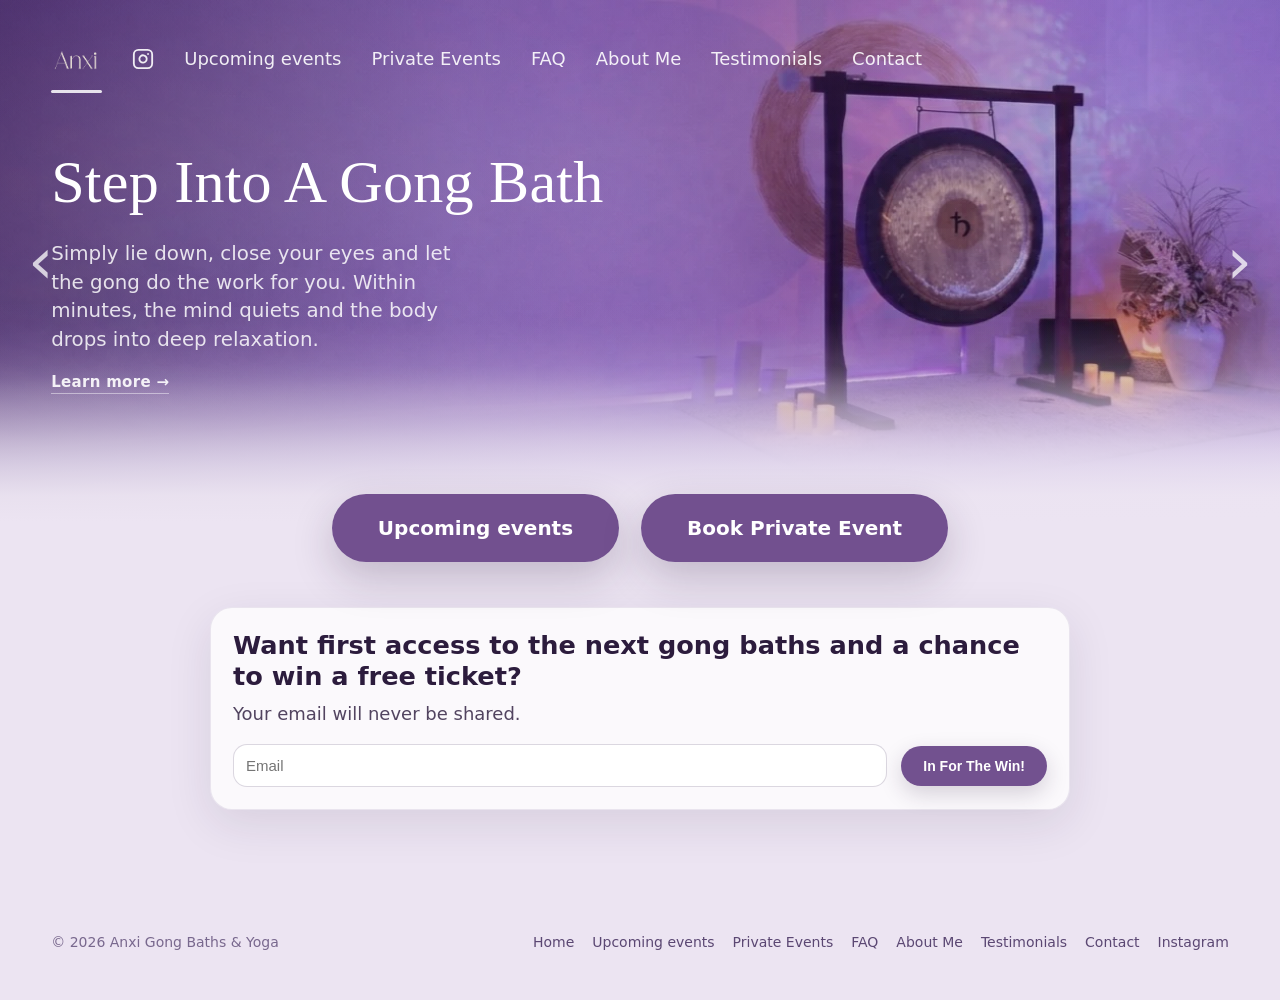
<file: index.html>
<!doctype html>
<html lang="en">
<head>
  <meta charset="utf-8" />
  <meta name="viewport" content="width=device-width, initial-scale=1" />
  <title>Anxi · Gong Baths & Yoga</title>
  <meta name="description" content="Gong baths, singing bowls, yoga and breathwork with Lucinda. Quiet the mind, drop into deep relaxation." />
  <link rel="icon" type="image/png" href="assets/logo.png" />
  <meta property="og:title" content="Anxi · Gong Baths & Yoga" />
  <meta property="og:description" content="Gong baths, singing bowls, yoga and breathwork with Lucinda." />
  <meta property="og:image" content="assets/banner1.png" />
  <meta property="og:type" content="website" />
  <meta name="twitter:card" content="summary_large_image" />
  <link rel="stylesheet" href="styles.css" />

  <!-- MailerLite styles -->
  <style type="text/css">@import url("https://assets.mlcdn.com/fonts.css?version=1776945");</style>
  <style>
    .ml-form-embedContainer { width:100%; margin:0 auto; }
    .ml-form-embedWrapper { width:100%; }
    .ml-form-embedBody { padding:0; }
    .ml-form-embedContent h4 { margin-bottom:10px; }
    .ml-form-embedContent p { margin-bottom:20px; }
    .ml-form-horizontalRow { display:flex; gap:12px; align-items:center; flex-wrap:wrap; }
    .ml-input-horizontal { flex:1; }
    .ml-field-group input { width:100%; padding:14px; border:1px solid #ccc; border-radius:8px; }
    .ml-button-horizontal button { width:auto; white-space:nowrap; }
    @media (max-width: 770px) {
      .ml-form-horizontalRow { flex-direction:column; }
      .ml-button-horizontal button { width:100%; }
    }
  </style>
</head>
<body data-page="home">

  <div data-nav></div>

  <header class="hero hero-single hero-rotating" style="--hero-img:url('assets/banner1.webp');" data-hero-slider>
    <div class="hero-slider-fade">
      <div class="hero-slide-layer active" style="--hero-img:url('assets/banner1.webp');"
        data-title="Step Into A Gong Bath"
        data-sub="Simply lie down, close your eyes and let the gong do the work for you. Within minutes, the mind quiets and the body drops into deep relaxation."
        data-link="faq.html#faq-gong"></div>
      <div class="hero-slide-layer" style="--hero-img:url('assets/banner2.webp');"
        data-title="Anxi Meditation &amp; Breathwork"
        data-sub="Calm an overactive mind. No experience needed, let the practice carry you to bliss in just minutes."
        data-link="faq.html#faq-breathwork"></div>
      <div class="hero-slide-layer" style="--hero-img:url('assets/banner3.webp');"
        data-title="The Anxi Method"
        data-sub="Science-backed yoga that does more than stretch the body. Leave feeling clearer, calmer and noticeably lighter than when you arrived."
        data-link="faq.html#faq-yoga"></div>
    </div>

    <div class="container hero-content hero-content-home">
      <div class="hero-copy">
        <h1>Step Into A Gong Bath</h1>
        <p class="hero-subcopy">
          Simply lie down, close your eyes and let the gong do the work for you.
          Within minutes, the mind quiets and the body drops into deep relaxation.
        </p>
        <a class="hero-learn-more" href="faq.html#faq-gong">Learn more &rarr;</a>
      </div>
    </div>

    <button class="hero-arrow hero-arrow-prev" aria-label="Previous banner">&#8249;</button>
    <button class="hero-arrow hero-arrow-next" aria-label="Next banner">&#8250;</button>

    <div class="hero-cta-bridge">
      <div class="container hero-cta-bridge-inner">
        <a class="pill" href="buy-tickets.html">Upcoming events</a>
        <a class="pill" href="private-events.html">Book Private Event</a>
      </div>
    </div>
  </header>

  <!-- MAILING LIST -->
  <main class="section home-mailing-section">
    <div class="container">
      <div class="card" style="max-width: 860px; margin: 0 auto;">
        <div id="mlb2-40394212" class="ml-form-embedContainer ml-subscribe-form ml-subscribe-form-40394212">
          <div class="ml-form-align-center">
            <div class="ml-form-embedWrapper embedForm">

              <div class="ml-form-embedBody ml-form-embedBodyHorizontal row-form">
                <div class="ml-form-embedContent">
                  <h4>Want first access to the next gong baths and a chance to win a free ticket?</h4>
                  <p>Your email will never be shared.</p>
                </div>

                <form
                  class="ml-block-form"
                  action="https://assets.mailerlite.com/jsonp/1843649/forms/185687608798479533/subscribe"
                  method="post"
                  target="_blank"
                >
                  <div class="ml-form-formContent horozintalForm">
                    <div class="ml-form-horizontalRow">
                      <div class="ml-input-horizontal">
                        <div class="horizontal-fields">
                          <div class="ml-field-group ml-field-email ml-validate-email ml-validate-required">
                            <input type="email" name="fields[email]" placeholder="Email" autocomplete="email" required>
                          </div>
                        </div>
                      </div>
                      <div class="ml-button-horizontal primary">
                        <button type="submit" class="primary pill">In For The Win!</button>
                      </div>
                    </div>
                  </div>
                  <input type="hidden" name="ml-submit" value="1">
                  <input type="hidden" name="anticsrf" value="true">
                </form>
              </div>

              <div class="ml-form-successBody row-success" style="display:none;">
                <div class="ml-form-successContent">
                  <h4>Thank you!</h4>
                  <p>You’ve been added to the list.</p>
                </div>
              </div>

            </div>
          </div>
        </div>
      </div>
    </div>
  </main>

  <div data-footer></div>

  <!-- MailerLite scripts -->
  <script>
    function ml_webform_success_40394212() {
      var $ = ml_jQuery || jQuery;
      $('.ml-subscribe-form-40394212 .row-success').show();
      $('.ml-subscribe-form-40394212 .row-form').hide();
    }
  </script>
  <script src="https://groot.mailerlite.com/js/w/webforms.min.js"></script>
  <script>
    fetch("https://assets.mailerlite.com/jsonp/1843649/forms/185687608798479533/takel");
  </script>
  <script src="app.js"></script>
</body>
</html>
</file>
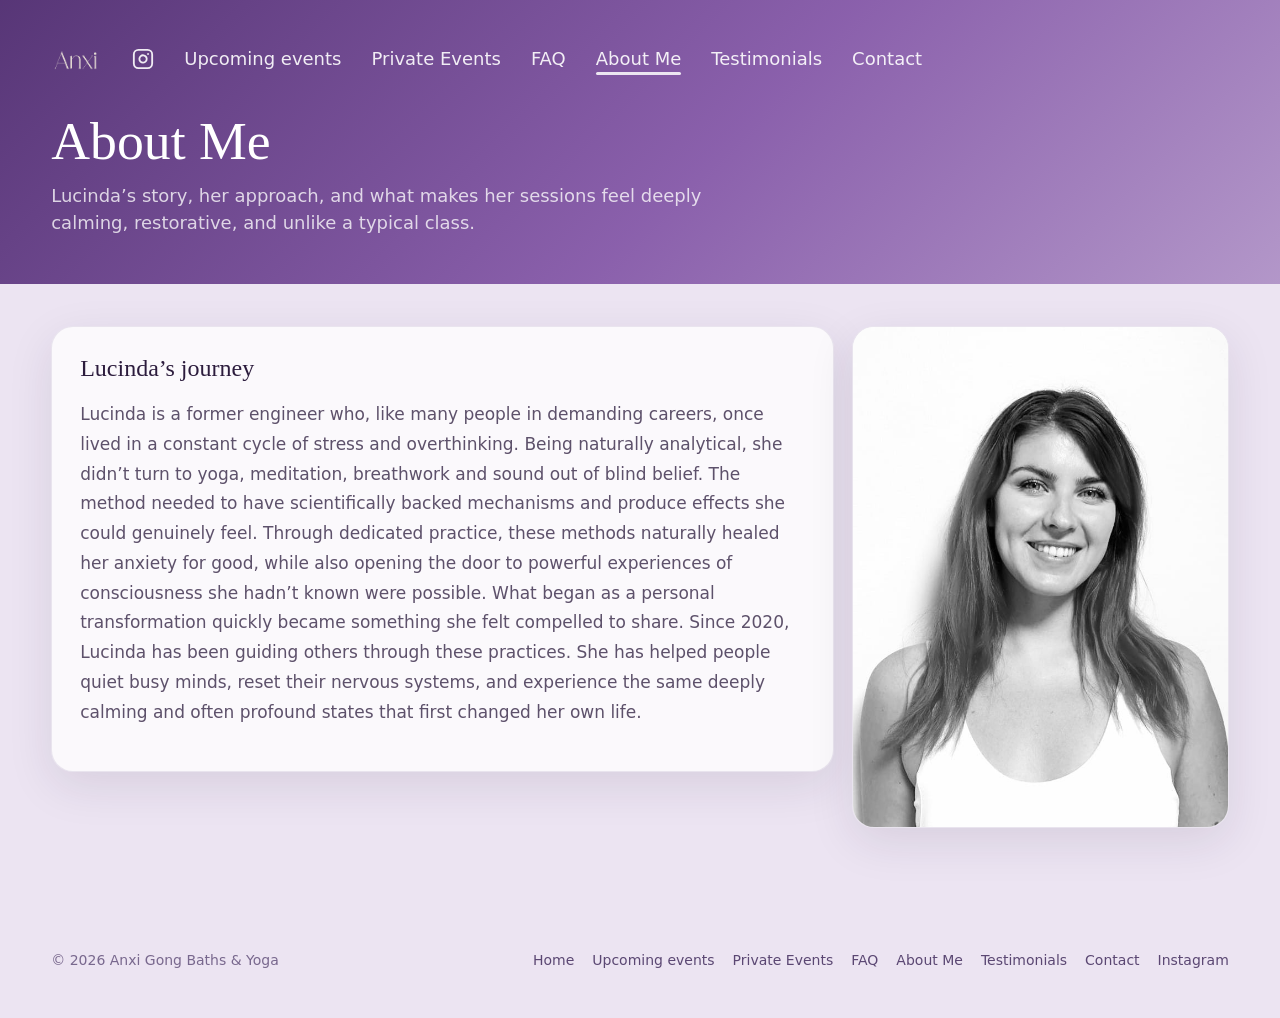
<file: about.html>
<!doctype html>
<html lang="en">
<head>
  <meta charset="utf-8" />
  <meta name="viewport" content="width=device-width, initial-scale=1" />
  <title>Anxi · About Me</title>
  <meta name="description" content="About Lucinda — former engineer turned guide for gong baths, yoga, breathwork and sound healing." />
  <link rel="icon" type="image/png" href="assets/logo.png" />
  <meta property="og:title" content="Anxi · About Me" />
  <meta property="og:description" content="About Lucinda — a guide for gong baths, yoga and breathwork." />
  <meta property="og:image" content="assets/uploads/lucinda-about.jpg" />
  <meta property="og:type" content="website" />
  <link rel="stylesheet" href="styles.css" />
</head>
<body data-page="about">

  <div data-nav></div>

  <header class="page-hero">
    <div class="container">
      <h1>About Me</h1>
      <p class="hero-subtitle">Lucinda’s story, her approach, and what makes her sessions feel deeply calming, restorative, and unlike a typical class.</p>
    </div>
  </header>

  <main class="section" style="padding-top:42px;">
    <div class="container">
      <div class="grid two about-grid about-grid-profile">
        <div class="card about-copy-card">
          <h2 style="margin:0 0 18px 0; font-family: ui-serif, Georgia, serif; font-weight:500;">Lucinda’s journey</h2>

          <p class="about-copy">Lucinda is a former engineer who, like many people in demanding careers, once lived in a constant cycle of stress and overthinking. Being naturally analytical, she didn’t turn to yoga, meditation, breathwork and sound out of blind belief. The method needed to have scientifically backed mechanisms and produce effects she could genuinely feel. Through dedicated practice, these methods naturally healed her anxiety for good, while also opening the door to powerful experiences of consciousness she hadn’t known were possible. What began as a personal transformation quickly became something she felt compelled to share. Since 2020, Lucinda has been guiding others through these practices. She has helped people quiet busy minds, reset their nervous systems, and experience the same deeply calming and often profound states that first changed her own life.</p>
        </div>

        <div class="card about-photo-card">
          <img src="assets/uploads/lucinda-about.jpg" alt="Portrait of Lucinda" class="about-photo" />
        </div>
      </div>
    </div>
  </main>

  <div data-footer></div>

  <script src="app.js"></script>
</body>
</html>
</file>
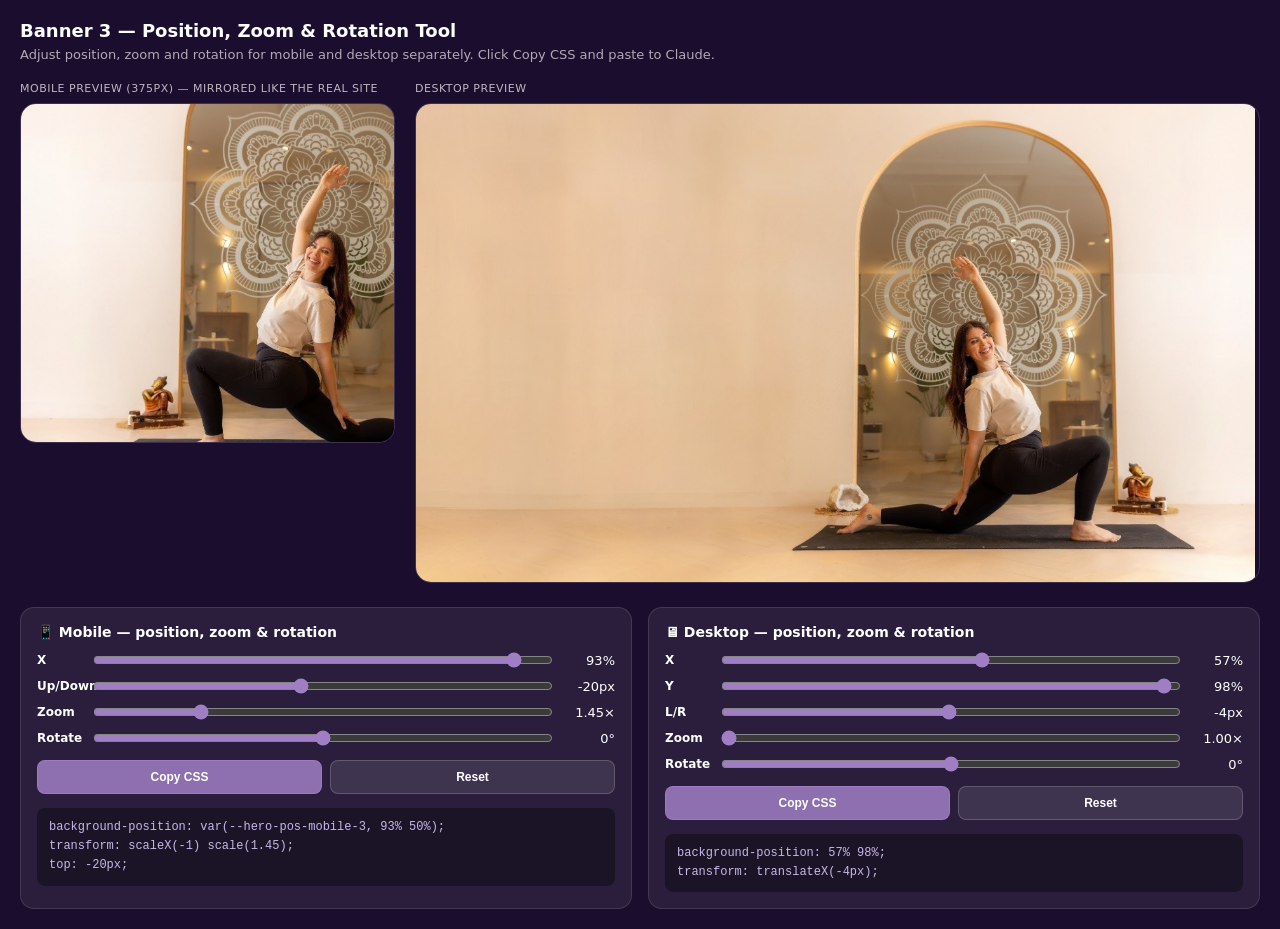
<file: adjust-banner3.html>
<!doctype html>
<html lang="en">
<head>
  <meta charset="utf-8" />
  <meta name="viewport" content="width=device-width, initial-scale=1" />
  <title>Adjust Banner 3</title>
  <style>
    *, *::before, *::after { box-sizing: border-box; margin: 0; padding: 0; }
    body {
      font-family: ui-sans-serif, system-ui, sans-serif;
      background: #1a0d2e;
      color: #fff;
      min-height: 100vh;
      padding: 20px;
    }
    h1 { font-size: 18px; font-weight: 600; margin-bottom: 6px; }
    p.sub { font-size: 13px; opacity: .65; margin-bottom: 20px; }

    .frames {
      display: grid;
      grid-template-columns: 375px 1fr;
      gap: 20px;
      align-items: start;
      margin-bottom: 24px;
    }
    @media (max-width: 860px) { .frames { grid-template-columns: 1fr; } }

    .frame-label {
      font-size: 11px;
      text-transform: uppercase;
      letter-spacing: .5px;
      opacity: .7;
      margin-bottom: 8px;
    }

    /* Mobile preview */
    .mobile-preview {
      width: 375px;
      max-width: 100%;
      height: 340px;
      border-radius: 16px;
      overflow: hidden;
      border: 1px solid rgba(255,255,255,.15);
      position: relative;
    }
    #mob-shift {
      position: absolute;
      inset: 0;
    }
    #mob-bg {
      width: 100%;
      height: 100%;
      background-image: url('assets/banner3.png');
      background-repeat: no-repeat;
      background-size: cover;
      background-position: 93% 50%;
      transform: scaleX(-1) scale(1.45);
      transform-origin: center center;
    }

    /* Desktop preview */
    .desktop-scaler-outer {
      width: 100%;
      border-radius: 16px;
      overflow: hidden;
      border: 1px solid rgba(255,255,255,.15);
      position: relative;
      height: 480px;
    }
    #desk-bg {
      position: absolute;
      inset: 0;
      background-image: url('assets/banner3.png');
      background-repeat: no-repeat;
      background-size: cover;
      background-position: 57% 98%;
      transform-origin: center center;
    }

    /* Controls */
    .controls {
      display: grid;
      grid-template-columns: 1fr 1fr;
      gap: 16px;
    }
    @media (max-width: 700px) { .controls { grid-template-columns: 1fr; } }

    .panel {
      background: rgba(255,255,255,.07);
      border: 1px solid rgba(255,255,255,.12);
      border-radius: 14px;
      padding: 16px;
    }
    .panel h2 { font-size: 14px; font-weight: 650; margin-bottom: 12px; }

    label {
      display: flex;
      align-items: center;
      gap: 10px;
      margin-bottom: 10px;
      font-size: 13px;
    }
    label .lbl { width: 46px; font-weight: 600; font-size: 12px; flex-shrink:0; }
    label input[type=range] { flex: 1; accent-color: #a07ec4; }
    label .val { width: 52px; text-align: right; font-variant-numeric: tabular-nums; font-size: 13px; }

    .btns { display: flex; gap: 8px; margin-top: 14px; flex-wrap: wrap; }
    button {
      flex: 1;
      padding: 9px 12px;
      border-radius: 8px;
      border: 1px solid rgba(255,255,255,.18);
      background: rgba(255,255,255,.10);
      color: #fff;
      font-size: 12px;
      font-weight: 600;
      cursor: pointer;
      white-space: nowrap;
    }
    button:hover { background: rgba(255,255,255,.22); }
    button.primary { background: rgba(160,126,196,.85); border-color: rgba(160,126,196,.9); }
    button.primary:hover { background: rgba(160,126,196,1); }

    .css-out {
      margin-top: 14px;
      background: rgba(0,0,0,.35);
      border-radius: 8px;
      padding: 10px 12px;
      font-family: ui-monospace, monospace;
      font-size: 12px;
      color: #c8b8e8;
      line-height: 1.6;
      white-space: pre;
      overflow-x: auto;
    }
  </style>
</head>
<body>

  <h1>Banner 3 — Position, Zoom &amp; Rotation Tool</h1>
  <p class="sub">Adjust position, zoom and rotation for mobile and desktop separately. Click Copy CSS and paste to Claude.</p>

  <div class="frames">
    <div class="frame-wrap">
      <div class="frame-label">Mobile preview (375px) — mirrored like the real site</div>
      <div class="mobile-preview">
        <div id="mob-shift">
          <div id="mob-bg"></div>
        </div>
      </div>
    </div>
    <div class="frame-wrap">
      <div class="frame-label">Desktop preview</div>
      <div class="desktop-scaler-outer">
        <div id="desk-bg"></div>
      </div>
    </div>
  </div>

  <div class="controls">
    <div class="panel">
      <h2>📱 Mobile — position, zoom &amp; rotation</h2>
      <label><span class="lbl">X</span><input type="range" id="m-x" min="0" max="100" value="93"><span class="val" id="m-x-v">93%</span></label>
      <label><span class="lbl">Up/Down</span><input type="range" id="m-y" min="-200" max="200" step="2" value="-20"><span class="val" id="m-y-v">-20px</span></label>
      <label><span class="lbl">Zoom</span><input type="range" id="m-z" min="100" max="300" step="5" value="145"><span class="val" id="m-z-v">1.45×</span></label>
      <label><span class="lbl">Rotate</span><input type="range" id="m-r" min="-45" max="45" step="1" value="0"><span class="val" id="m-r-v">0°</span></label>
      <div class="btns">
        <button class="primary" id="m-copy">Copy CSS</button>
        <button id="m-reset">Reset</button>
      </div>
      <div class="css-out" id="m-css"></div>
    </div>

    <div class="panel">
      <h2>🖥 Desktop — position, zoom &amp; rotation</h2>
      <label><span class="lbl">X</span><input type="range" id="d-x" min="0" max="100" value="57"><span class="val" id="d-x-v">57%</span></label>
      <label><span class="lbl">Y</span><input type="range" id="d-y" min="0" max="100" value="98"><span class="val" id="d-y-v">98%</span></label>
      <label><span class="lbl">L/R</span><input type="range" id="d-lr" min="-400" max="400" step="4" value="-4"><span class="val" id="d-lr-v">-4px</span></label>
      <label><span class="lbl">Zoom</span><input type="range" id="d-z" min="100" max="300" step="5" value="100"><span class="val" id="d-z-v">1.0×</span></label>
      <label><span class="lbl">Rotate</span><input type="range" id="d-r" min="-45" max="45" step="1" value="0"><span class="val" id="d-r-v">0°</span></label>
      <div class="btns">
        <button class="primary" id="d-copy">Copy CSS</button>
        <button id="d-reset">Reset</button>
      </div>
      <div class="css-out" id="d-css"></div>
    </div>
  </div>

  <script>
    var mobShift = document.getElementById('mob-shift');
    var mobBg    = document.getElementById('mob-bg');
    var deskBg   = document.getElementById('desk-bg');

    var mX  = document.getElementById('m-x');
    var mY  = document.getElementById('m-y');
    var mZ  = document.getElementById('m-z');
    var mR  = document.getElementById('m-r');
    var mXv = document.getElementById('m-x-v');
    var mYv = document.getElementById('m-y-v');
    var mZv = document.getElementById('m-z-v');
    var mRv = document.getElementById('m-r-v');
    var mCss = document.getElementById('m-css');

    var dX  = document.getElementById('d-x');
    var dY  = document.getElementById('d-y');
    var dLR = document.getElementById('d-lr');
    var dZ  = document.getElementById('d-z');
    var dR  = document.getElementById('d-r');
    var dXv = document.getElementById('d-x-v');
    var dYv = document.getElementById('d-y-v');
    var dLRv= document.getElementById('d-lr-v');
    var dZv = document.getElementById('d-z-v');
    var dRv = document.getElementById('d-r-v');
    var dCss = document.getElementById('d-css');

    function applyMobile() {
      var zoom = (parseInt(mZ.value, 10) / 100).toFixed(2);
      var offsetY = parseInt(mY.value, 10);
      var rot = parseInt(mR.value, 10);
      mobShift.style.transform = 'translateY(' + offsetY + 'px)';
      mobBg.style.backgroundPosition = mX.value + '% 50%';
      var t = 'scaleX(-1) scale(' + zoom + ')';
      if (rot !== 0) t += ' rotate(' + rot + 'deg)';
      mobBg.style.transform = t;
      mXv.textContent = mX.value + '%';
      mYv.textContent = (offsetY > 0 ? '+' : '') + offsetY + 'px';
      mZv.textContent = parseFloat(zoom).toFixed(2) + '×';
      mRv.textContent = (rot > 0 ? '+' : '') + rot + '°';
      var css = 'background-position: var(--hero-pos-mobile-3, ' + mX.value + '% 50%);\n';
      var tr = 'scaleX(-1) scale(' + zoom + ')';
      if (rot !== 0) tr += ' rotate(' + rot + 'deg)';
      css += 'transform: ' + tr + ';\n';
      css += 'top: ' + offsetY + 'px;';
      mCss.textContent = css;
    }

    function applyDesktop() {
      var zoom = (parseInt(dZ.value, 10) / 100).toFixed(2);
      var lr   = parseInt(dLR.value, 10);
      var rot  = parseInt(dR.value, 10);
      var pos  = dX.value + '% ' + dY.value + '%';
      deskBg.style.backgroundPosition = pos;
      var parts = [];
      if (lr !== 0) parts.push('translateX(' + lr + 'px)');
      if (parseFloat(zoom) !== 1) parts.push('scale(' + zoom + ')');
      if (rot !== 0) parts.push('rotate(' + rot + 'deg)');
      deskBg.style.transform = parts.length ? parts.join(' ') : 'none';
      dXv.textContent  = dX.value + '%';
      dYv.textContent  = dY.value + '%';
      dLRv.textContent = (lr > 0 ? '+' : '') + lr + 'px';
      dZv.textContent  = parseFloat(zoom).toFixed(2) + '×';
      dRv.textContent  = (rot > 0 ? '+' : '') + rot + '°';
      var css = 'background-position: ' + pos + ';';
      if (parts.length) css += '\ntransform: ' + parts.join(' ') + ';';
      dCss.textContent = css;
    }

    [mX, mY, mZ, mR].forEach(function(el){ el.addEventListener('input', applyMobile); });
    [dX, dY, dLR, dZ, dR].forEach(function(el){ el.addEventListener('input', applyDesktop); });

    function copyText(text, btn) {
      var orig = btn.textContent;
      if (navigator.clipboard && navigator.clipboard.writeText) {
        navigator.clipboard.writeText(text).then(function () {
          btn.textContent = 'Copied ✓';
          setTimeout(function () { btn.textContent = orig; }, 1400);
        }, function () { window.prompt('Copy this:', text); });
      } else {
        window.prompt('Copy this:', text);
      }
    }

    document.getElementById('m-copy').addEventListener('click', function () { copyText(mCss.textContent, this); });
    document.getElementById('d-copy').addEventListener('click', function () { copyText(dCss.textContent, this); });
    document.getElementById('m-reset').addEventListener('click', function () {
      mX.value = 93; mY.value = -20; mZ.value = 145; mR.value = 0; applyMobile();
    });
    document.getElementById('d-reset').addEventListener('click', function () {
      dX.value = 57; dY.value = 98; dLR.value = -4; dZ.value = 100; dR.value = 0; applyDesktop();
    });

    applyMobile();
    applyDesktop();
  </script>

</body>
</html>
</file>
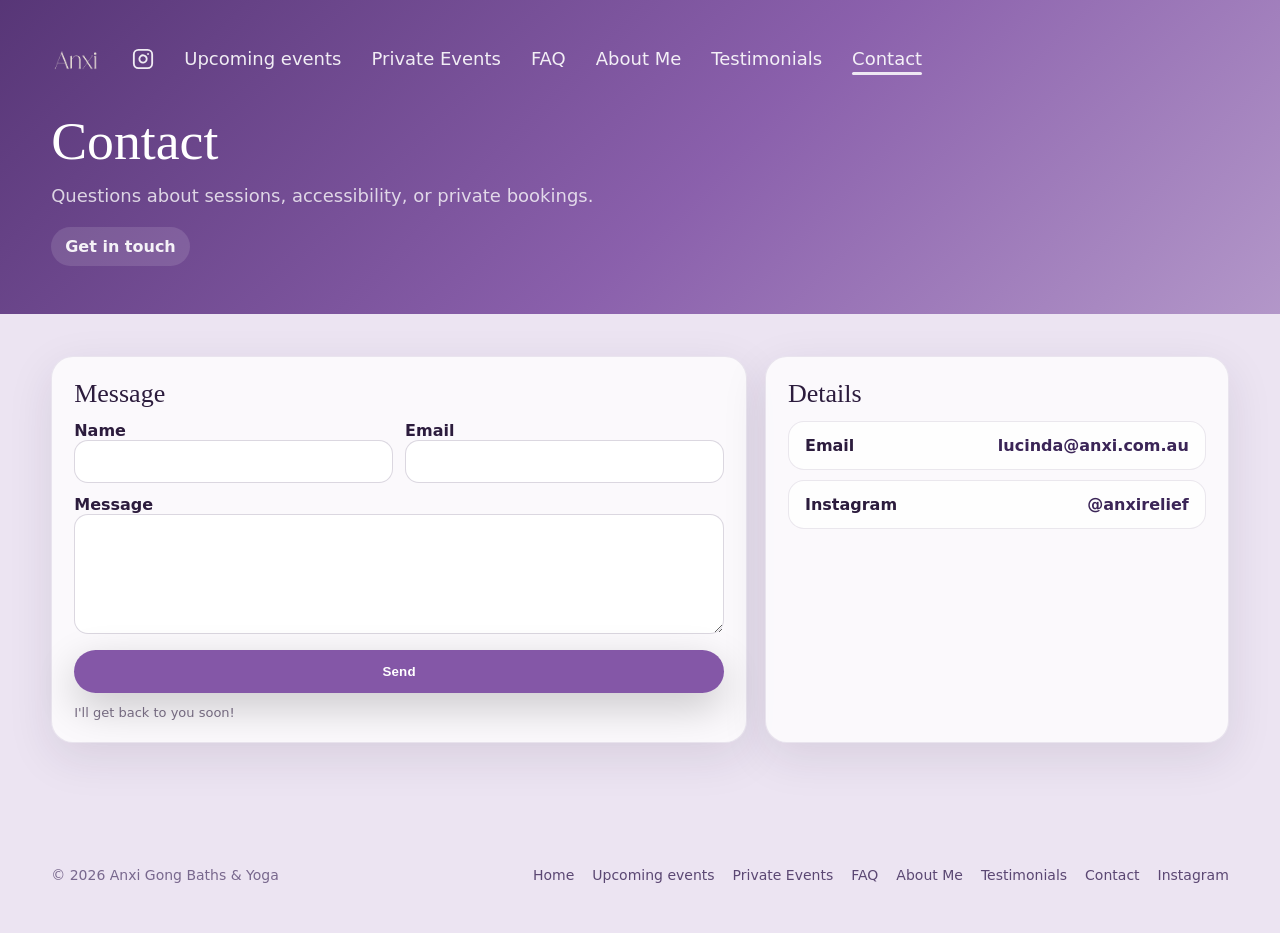
<file: contact.html>
<!doctype html>
<html lang="en">
<head>
  <meta charset="utf-8" />
  <meta name="viewport" content="width=device-width, initial-scale=1" />
  <title>Anxi · Contact</title>
  <meta name="description" content="Get in touch with Lucinda — questions about sessions, accessibility, or private bookings." />
  <link rel="icon" type="image/png" href="assets/logo.png" />
  <meta property="og:title" content="Anxi · Contact" />
  <meta property="og:description" content="Questions about sessions, accessibility, or private bookings." />
  <meta property="og:image" content="assets/banner1.png" />
  <meta property="og:type" content="website" />
  <link rel="stylesheet" href="styles.css" />
</head>
<body data-page="contact">

  <div data-nav></div>

  <header class="page-hero">
    <div class="container">
      <h1>Contact</h1>
      <p class="hero-subtitle">Questions about sessions, accessibility, or private bookings.</p>
      <div class="badge">Get in touch</div>
    </div>
  </header>

  <main class="section" style="padding-top:42px;">
    <div class="container">
      <div class="grid two">
        <div class="card">
          <h2 class="modality-heading">Message</h2>

          <form class="form" name="contact" method="POST" data-netlify="true">
            <input type="hidden" name="form-name" value="contact" />

            <div class="row2">
              <div>
                <label for="cname">Name</label>
                <input id="cname" name="name" required />
              </div>
              <div>
                <label for="cemail">Email</label>
                <input id="cemail" name="email" type="email" required />
              </div>
            </div>

            <div>
              <label for="cmsg">Message</label>
              <textarea id="cmsg" name="message" required></textarea>
            </div>

            <button class="btn primary" type="submit">Send</button>
          </form>

          <p class="small" style="margin:12px 0 0 0;">
            I'll get back to you soon!
          </p>
        </div>

        <div class="card">
          <h2 class="modality-heading">Details</h2>
          <div class="price-table">
            <div class="price-row">
              <span class="left">Email</span>
              <span class="right">lucinda@anxi.com.au</span>
            </div>
<div class="price-row">
              <span class="left">Instagram</span>
              <span class="right">@anxirelief</span>
            </div>
          </div>
        </div>
      </div>
    </div>
  </main>

  <div data-footer></div>

  <script src="app.js"></script>
</body>
</html>
</file>
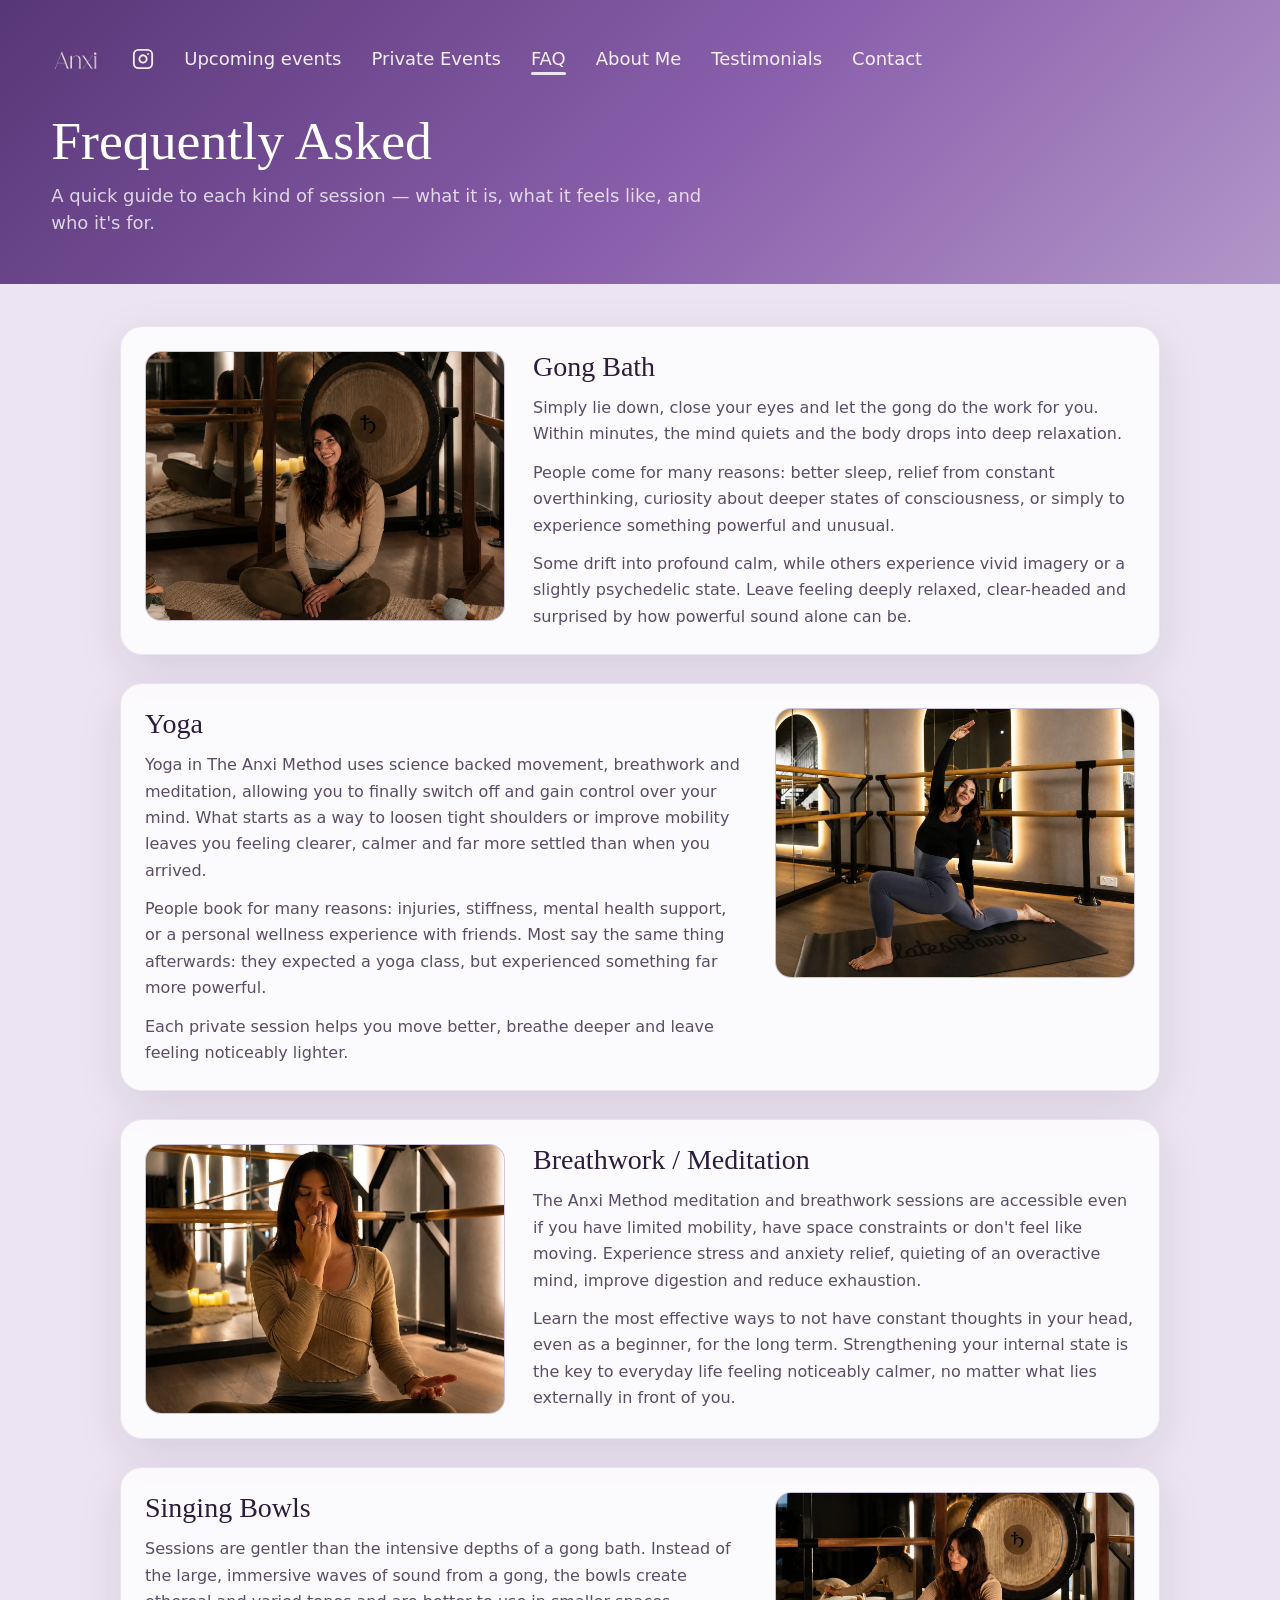
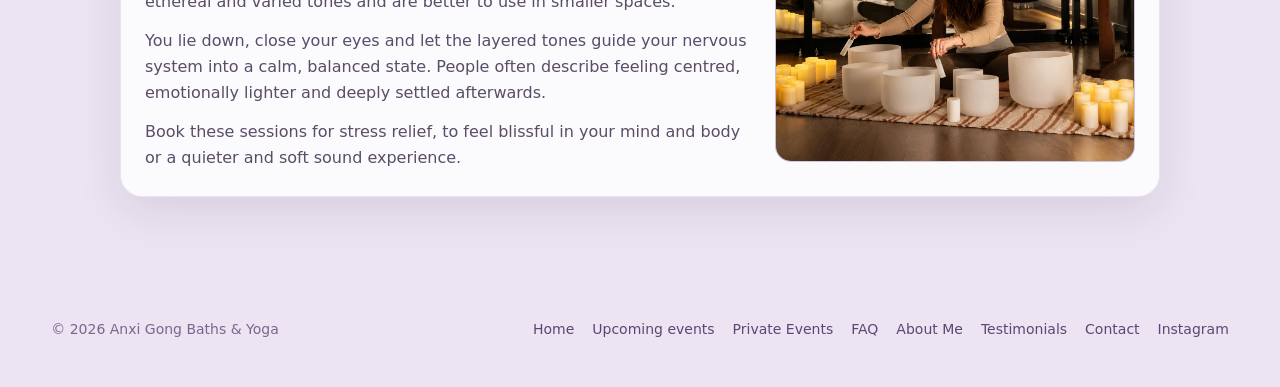
<file: faq.html>
<!doctype html>
<html lang="en">
<head>
  <meta charset="utf-8" />
  <meta name="viewport" content="width=device-width, initial-scale=1" />
  <title>Anxi · FAQ</title>
  <meta name="description" content="What is a gong bath, singing bowls, yoga and breathwork? Learn about each session offered by Anxi." />
  <link rel="icon" type="image/png" href="assets/logo.png" />
  <meta property="og:title" content="Anxi · FAQ" />
  <meta property="og:description" content="What is a gong bath, singing bowls, yoga and breathwork? Learn about each session." />
  <meta property="og:image" content="assets/banner1.png" />
  <meta property="og:type" content="website" />
  <link rel="stylesheet" href="styles.css" />
</head>
<body data-page="faq">

  <div data-nav></div>

  <header class="page-hero">
    <div class="container">
      <h1>Frequently Asked</h1>
      <p class="hero-subtitle">A quick guide to each kind of session — what it is, what it feels like, and who it's for.</p>
    </div>
  </header>

  <main class="section" style="padding-top:42px;">
    <div class="container">
      <div class="faq-stack" data-faq></div>
    </div>
  </main>

  <div data-footer></div>

  <script src="app.js"></script>
</body>
</html>
</file>
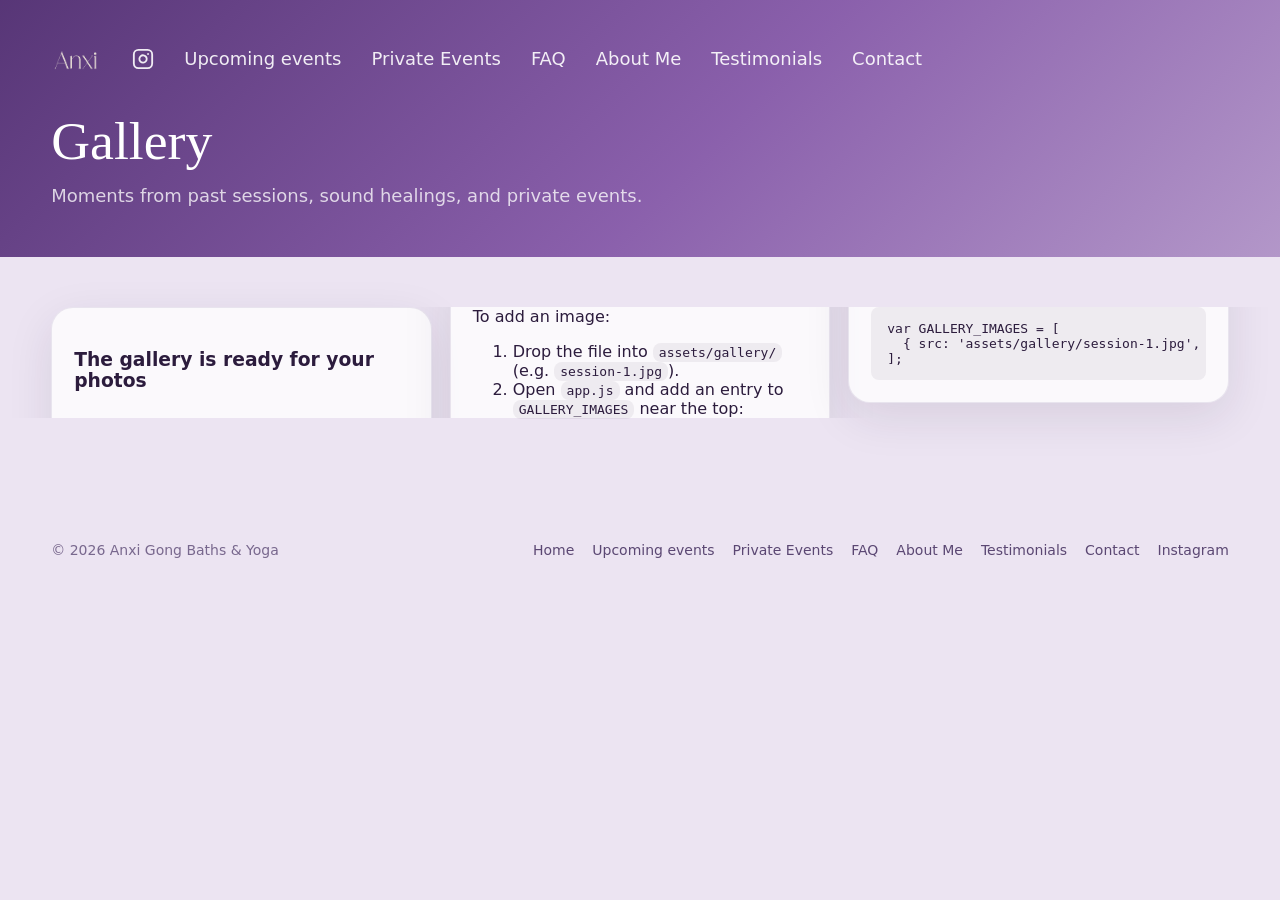
<file: gallery.html>
<!doctype html>
<html lang="en">
<head>
  <meta charset="utf-8" />
  <meta name="viewport" content="width=device-width, initial-scale=1" />
  <title>Anxi · Gallery</title>
  <meta name="description" content="Photos from gong baths, yoga and sound sessions with Lucinda at Anxi." />
  <link rel="icon" type="image/png" href="assets/logo.png" />
  <meta property="og:title" content="Anxi · Gallery" />
  <meta property="og:description" content="Photos from gong baths, yoga and sound sessions with Lucinda." />
  <meta property="og:image" content="assets/banner1.png" />
  <meta property="og:type" content="website" />
  <link rel="stylesheet" href="styles.css" />
</head>
<body data-page="gallery">

  <div data-nav></div>

  <header class="page-hero">
    <div class="container">
      <h1>Gallery</h1>
      <p class="hero-subtitle">Moments from past sessions, sound healings, and private events.</p>
    </div>
  </header>

  <main class="section" style="padding-top:42px;">
    <div class="container">
      <div class="gallery-masonry" data-gallery></div>
    </div>
  </main>

  <div data-footer></div>

  <script src="app.js"></script>
</body>
</html>
</file>
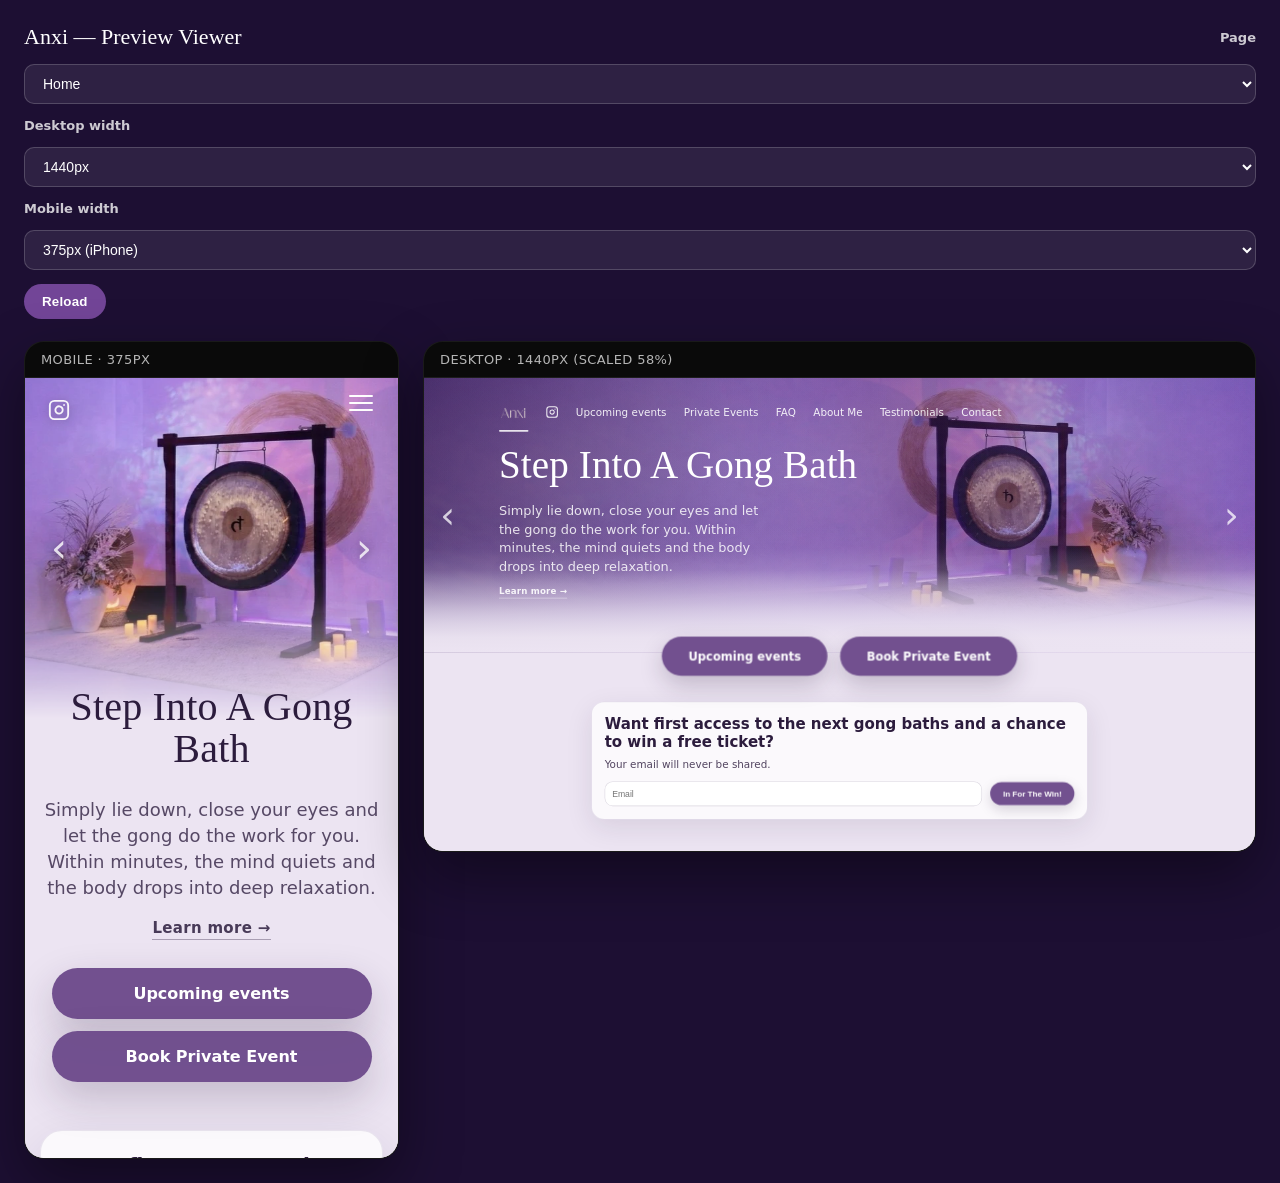
<file: preview.html>
<!doctype html>
<html lang="en">
<head>
  <meta charset="utf-8" />
  <meta name="viewport" content="width=device-width, initial-scale=1" />
  <title>Anxi · Preview Viewer (local QA)</title>
  <link rel="icon" type="image/png" href="assets/logo.png" />
  <link rel="stylesheet" href="styles.css" />
  <meta name="robots" content="noindex" />
</head>
<body>
  <div class="preview-shell">
    <div class="preview-bar">
      <h1>Anxi — Preview Viewer</h1>

      <label for="pv-page">Page</label>
      <select id="pv-page">
        <option value="index.html">Home</option>
        <option value="buy-tickets.html">Upcoming events</option>
        <option value="private-events.html">Private Events</option>
        <option value="gallery.html">Gallery</option>
        <option value="faq.html">FAQ</option>
        <option value="about.html">About Me</option>
        <option value="testimonials.html">Testimonials</option>
        <option value="contact.html">Contact</option>
      </select>

      <label for="pv-desktop-w">Desktop width</label>
      <select id="pv-desktop-w">
        <option value="1280">1280px</option>
        <option value="1440" selected>1440px</option>
        <option value="1680">1680px</option>
        <option value="1920">1920px</option>
      </select>

      <label for="pv-mobile-w">Mobile width</label>
      <select id="pv-mobile-w">
        <option value="320">320px (iPhone SE)</option>
        <option value="375" selected>375px (iPhone)</option>
        <option value="414">414px (iPhone Plus)</option>
        <option value="430">430px (iPhone Pro Max)</option>
      </select>

      <button id="pv-reload" class="btn primary" style="padding:10px 18px; box-shadow:none;">Reload</button>
    </div>

    <div class="preview-stage">
      <div class="preview-frame mobile">
        <div class="preview-frame-label" id="pv-mobile-label">Mobile · 375px</div>
        <iframe id="pv-mobile" title="Mobile preview"></iframe>
      </div>

      <div class="preview-frame desktop">
        <div class="preview-frame-label" id="pv-desktop-label">Desktop · 1440px (scaled to fit)</div>
        <div class="scaler" id="pv-scaler">
          <iframe id="pv-desktop" title="Desktop preview"></iframe>
        </div>
      </div>
    </div>
  </div>

  <script>
    (function () {
      var pageSel = document.getElementById('pv-page');
      var dwSel = document.getElementById('pv-desktop-w');
      var mwSel = document.getElementById('pv-mobile-w');
      var reload = document.getElementById('pv-reload');
      var mobile = document.getElementById('pv-mobile');
      var desktop = document.getElementById('pv-desktop');
      var scaler = document.getElementById('pv-scaler');
      var mLabel = document.getElementById('pv-mobile-label');
      var dLabel = document.getElementById('pv-desktop-label');

      function applyDesktopScale() {
        var w = parseInt(dwSel.value, 10);
        desktop.style.width = w + 'px';
        var available = scaler.clientWidth;
        var scale = Math.min(1, available / w);
        desktop.style.transform = 'scale(' + scale + ')';
        // Reserve height so the scaled iframe fits visually
        var baseH = 820;
        scaler.style.height = (baseH * scale) + 'px';
        dLabel.textContent = 'Desktop · ' + w + 'px (scaled ' + Math.round(scale * 100) + '%)';
      }

      function applyMobile() {
        var w = parseInt(mwSel.value, 10);
        // Keep mobile column at chosen width
        document.querySelector('.preview-frame.mobile').style.width = w + 'px';
        document.querySelector('.preview-stage').style.gridTemplateColumns = w + 'px 1fr';
        mLabel.textContent = 'Mobile · ' + w + 'px';
      }

      function load() {
        var page = pageSel.value;
        mobile.src = page;
        desktop.src = page;
      }

      pageSel.addEventListener('change', load);
      dwSel.addEventListener('change', function () { applyDesktopScale(); });
      mwSel.addEventListener('change', function () { applyMobile(); });
      reload.addEventListener('click', load);
      window.addEventListener('resize', applyDesktopScale);

      applyMobile();
      applyDesktopScale();
      load();
    })();
  </script>
</body>
</html>
</file>
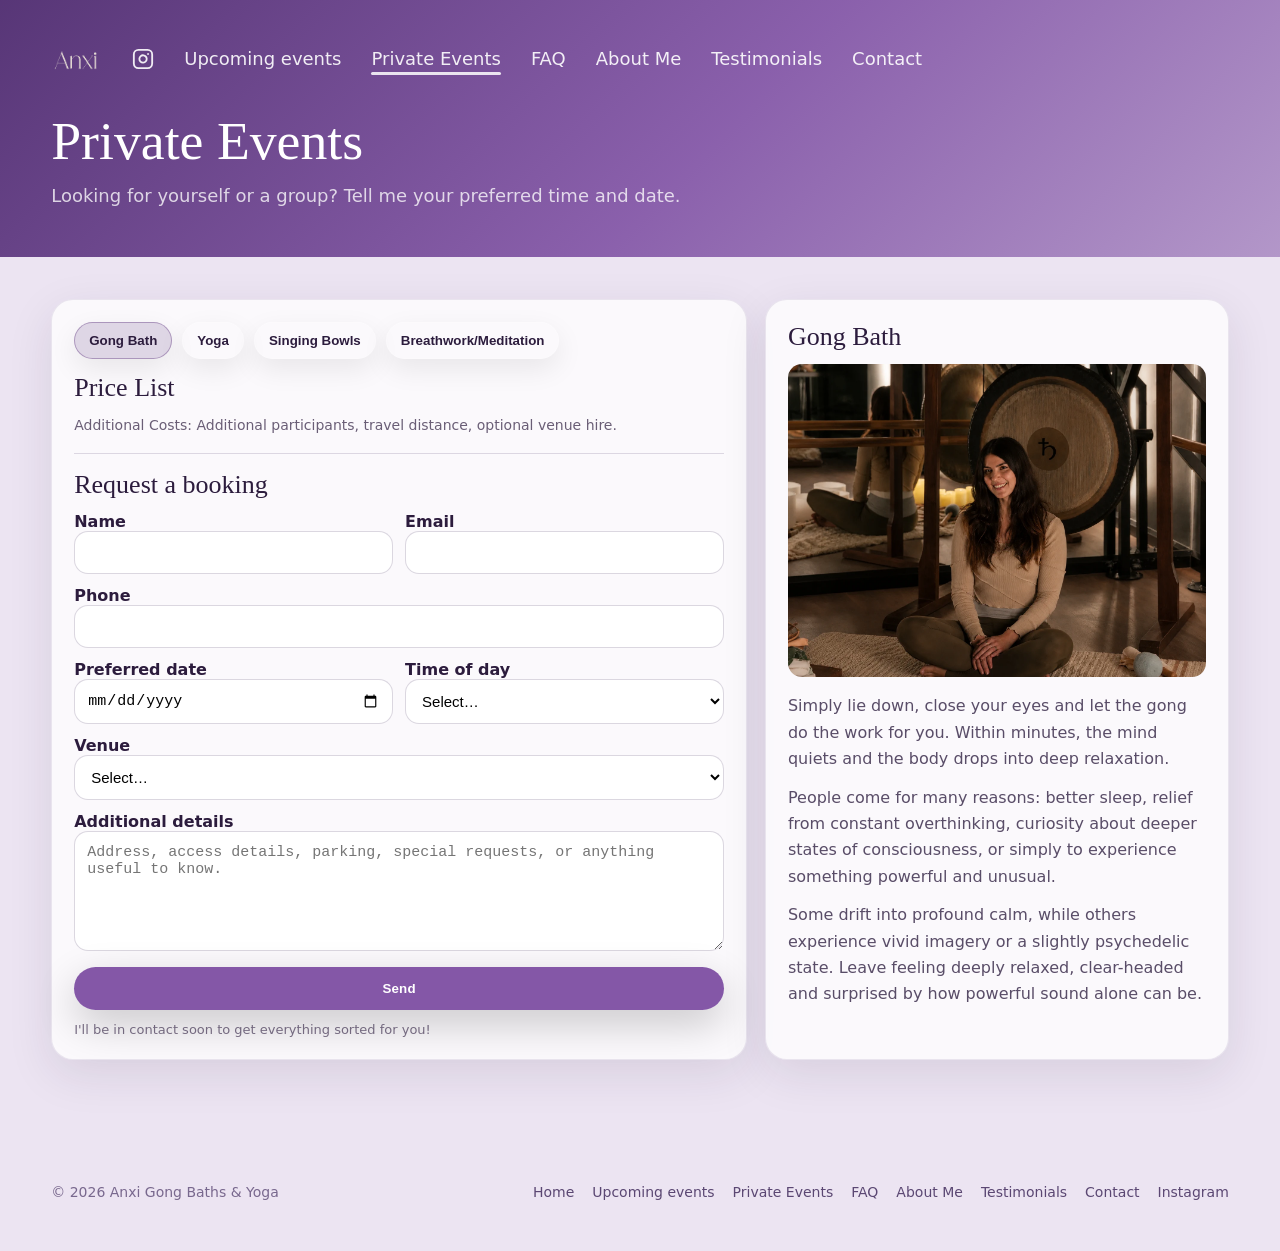
<file: private-events.html>
<!doctype html>
<html lang="en">
<head>
  <meta charset="utf-8" />
  <meta name="viewport" content="width=device-width, initial-scale=1" />
  <title>Anxi · Private Events</title>
  <meta name="description" content="Book a private gong bath, singing bowls, yoga or breathwork session with Lucinda." />
  <link rel="icon" type="image/png" href="assets/logo.png" />
  <meta property="og:title" content="Anxi · Private Events" />
  <meta property="og:description" content="Book a private gong bath, singing bowls, yoga or breathwork session." />
  <meta property="og:image" content="assets/banner1.png" />
  <meta property="og:type" content="website" />
  <link rel="stylesheet" href="styles.css" />
</head>
<body data-page="private">

  <div data-nav></div>

  <header class="page-hero">
    <div class="container">
      <h1>Private Events</h1>
      <p class="hero-subtitle">Looking for yourself or a group? Tell me your preferred time and date.</p>
    </div>
  </header>

  <main class="section" style="padding-top:42px;">
    <div class="container">
      <div class="grid two">

        <div class="card">
          <div class="event-type-toggle" role="group" aria-label="Event type">
            <button type="button" class="toggle-btn active" data-price-type="gong">Gong Bath</button>
            <button type="button" class="toggle-btn" data-price-type="yoga">Yoga</button>
            <button type="button" class="toggle-btn" data-price-type="singingbowls">Singing Bowls</button>
            <button type="button" class="toggle-btn" data-price-type="breathwork">Breathwork/Meditation</button>
          </div>

          <h2 class="modality-heading">Price List</h2>

          <div id="price-display" class="simple-price-text"></div>

          <p id="additional-costs-text" class="note" style="margin:12px 0 18px 0;">
            Additional Costs: Additional participants, travel distance, optional venue hire.
          </p>

          <hr class="hr" />

          <h2 class="modality-heading">Request a booking</h2>

          <form class="form" id="privateForm" name="private-event" method="POST" data-netlify="true">
            <input type="hidden" name="form-name" value="private-event" />
            <input type="hidden" id="eventTypeHidden" name="eventType" value="gong" />

            <div class="row2">
              <div>
                <label for="name">Name</label>
                <input id="name" name="name" required />
              </div>
              <div>
                <label for="email">Email</label>
                <input id="email" name="email" type="email" required />
              </div>
            </div>

            <div>
              <label for="phone">Phone</label>
              <input id="phone" name="phone" />
            </div>

            <div class="row2">
              <div>
                <label for="date">Preferred date</label>
                <input id="date" name="date" type="date" required />
              </div>
              <div>
                <label for="time">Time of day</label>
                <select id="time" name="time" required>
                  <option value="">Select…</option>
                  <option>Morning</option>
                  <option>Afternoon</option>
                  <option>Evening</option>
                </select>
              </div>
            </div>

            <div>
              <label for="venue">Venue</label>
              <select id="venue" name="venue" required>
                <option value="">Select…</option>
                <option value="own">I have my own space</option>
                <option value="hire">I need venue hire</option>
                <option value="online">Online</option>
              </select>
            </div>

            <div>
              <label for="notes">Additional details</label>
              <textarea id="notes" name="notes" placeholder="Address, access details, parking, special requests, or anything useful to know."></textarea>
            </div>

            <button class="btn primary" type="submit">Send</button>
          </form>

          <p class="small" style="margin:12px 0 0 0;">
            I'll be in contact soon to get everything sorted for you!
          </p>
        </div>

        <div class="card">
          <div id="modality-description" class="modality-description"></div>
        </div>

      </div>
    </div>
  </main>

  <div data-footer></div>

  <script src="app.js"></script>
</body>
</html>
</file>
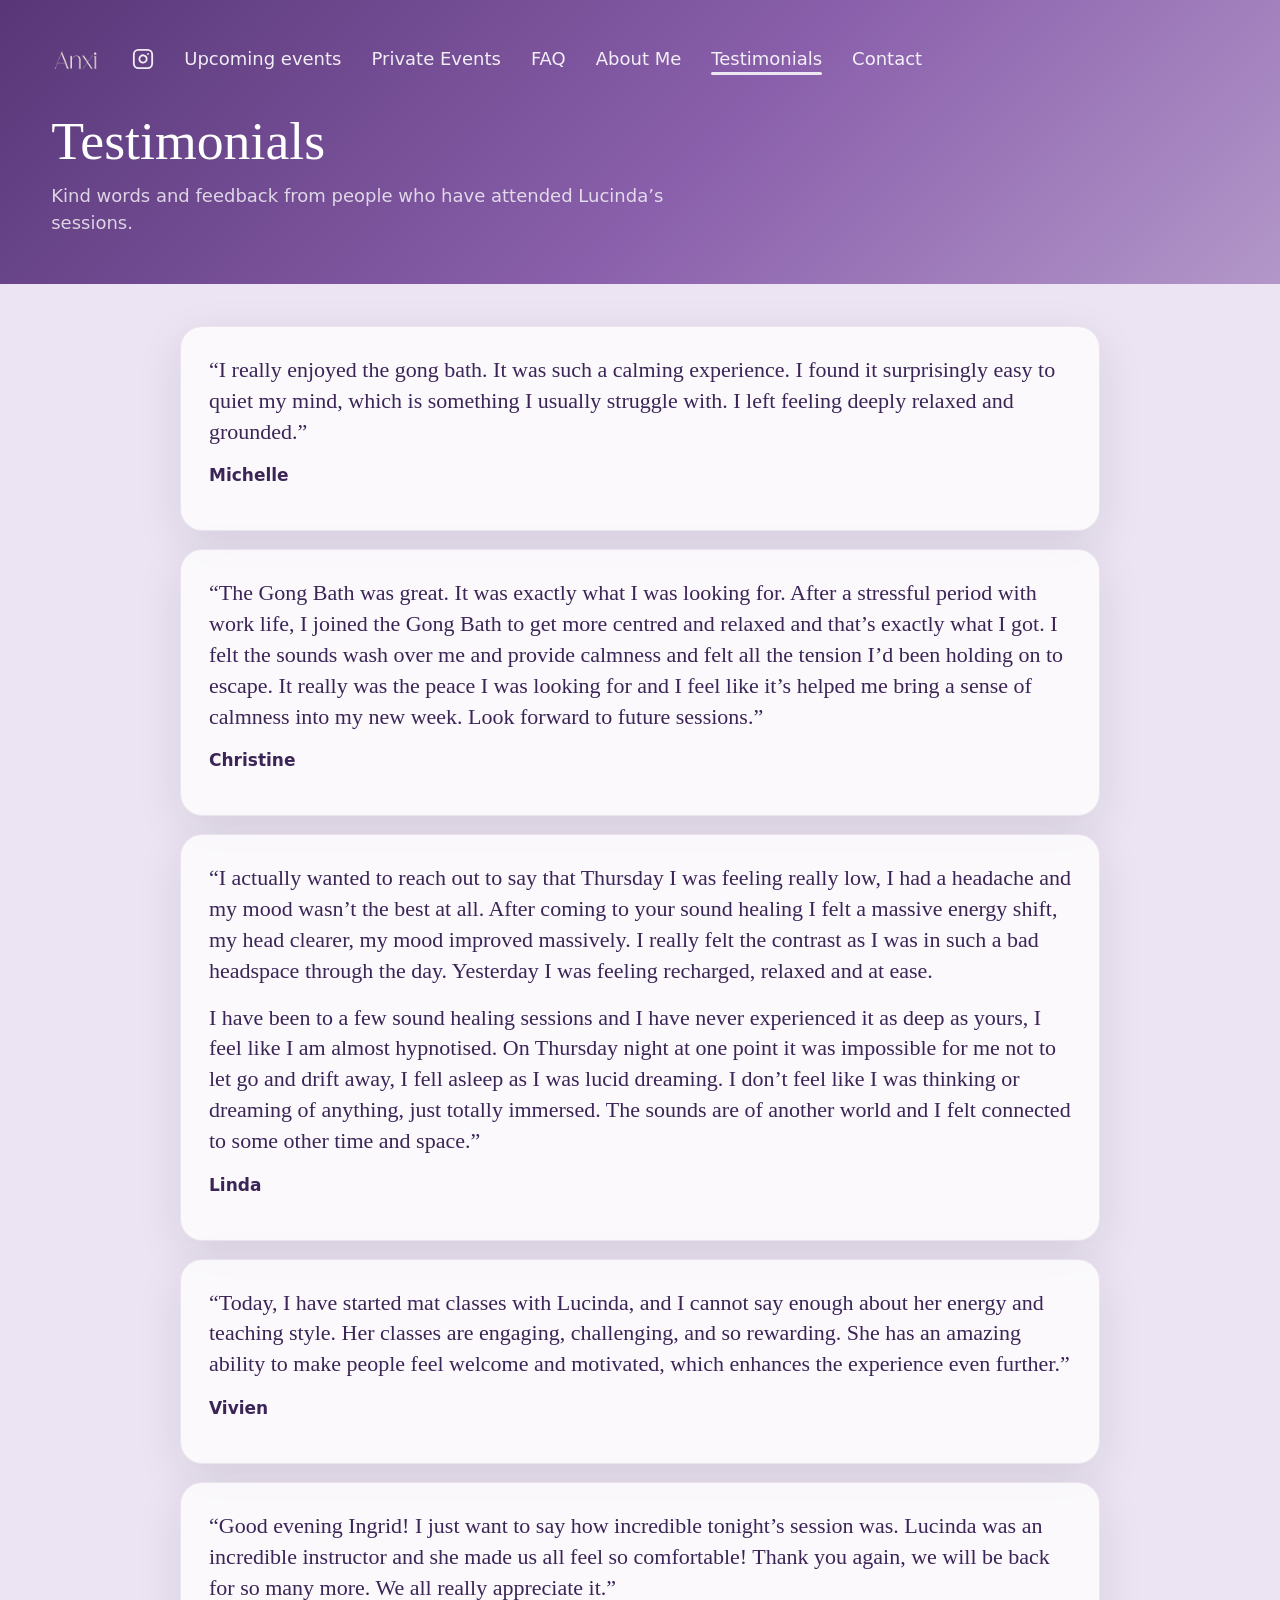
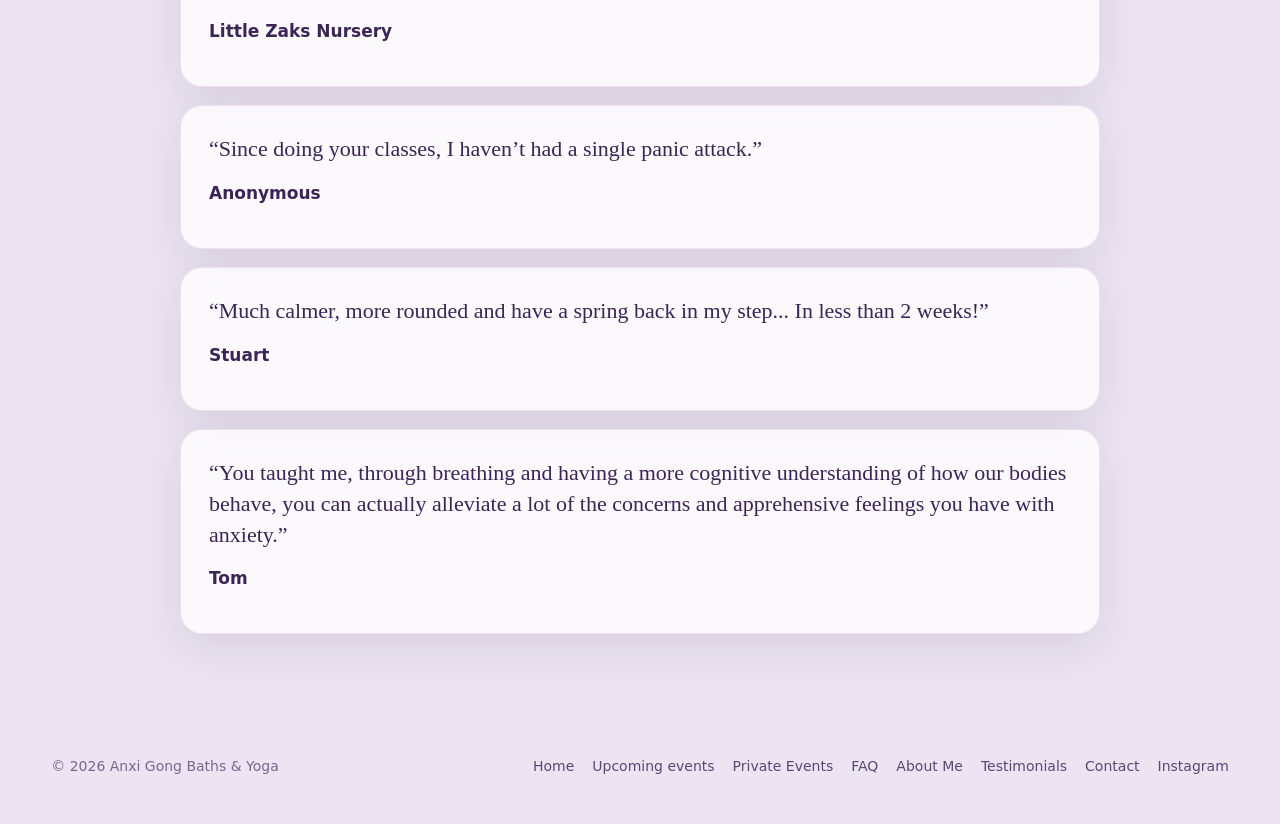
<file: testimonials.html>
<!doctype html>
<html lang="en">
<head>
  <meta charset="utf-8" />
  <meta name="viewport" content="width=device-width, initial-scale=1" />
  <title>Anxi · Testimonials</title>
  <meta name="description" content="Feedback from people who have attended Lucinda's gong baths, yoga and breathwork sessions." />
  <link rel="icon" type="image/png" href="assets/logo.png" />
  <meta property="og:title" content="Anxi · Testimonials" />
  <meta property="og:description" content="Feedback from people who have attended Lucinda's sessions." />
  <meta property="og:image" content="assets/banner1.png" />
  <meta property="og:type" content="website" />
  <link rel="stylesheet" href="styles.css" />
</head>
<body data-page="testimonials">

  <div data-nav></div>

  <header class="page-hero">
    <div class="container">
      <h1>Testimonials</h1>
      <p class="hero-subtitle">Kind words and feedback from people who have attended Lucinda’s sessions.</p>
    </div>
  </header>

  <main class="section" style="padding-top:42px;">
    <div class="container testimonials-stack">
      <div class="card testimonial-card">
        <p class="testimonial-text">“I really enjoyed the gong bath. It was such a calming experience. I found it surprisingly easy to quiet my mind, which is something I usually struggle with. I left feeling deeply relaxed and grounded.”</p>
        <p class="testimonial-author">Michelle</p>
      </div>

      <div class="card testimonial-card">
        <p class="testimonial-text">“The Gong Bath was great. It was exactly what I was looking for. After a stressful period with work life, I joined the Gong Bath to get more centred and relaxed and that’s exactly what I got. I felt the sounds wash over me and provide calmness and felt all the tension I’d been holding on to escape. It really was the peace I was looking for and I feel like it’s helped me bring a sense of calmness into my new week. Look forward to future sessions.”</p>
        <p class="testimonial-author">Christine</p>
      </div>

      <div class="card testimonial-card">
        <p class="testimonial-text">“I actually wanted to reach out to say that Thursday I was feeling really low, I had a headache and my mood wasn’t the best at all. After coming to your sound healing I felt a massive energy shift, my head clearer, my mood improved massively. I really felt the contrast as I was in such a bad headspace through the day. Yesterday I was feeling recharged, relaxed and at ease.</p>
        <p class="testimonial-text">I have been to a few sound healing sessions and I have never experienced it as deep as yours, I feel like I am almost hypnotised. On Thursday night at one point it was impossible for me not to let go and drift away, I fell asleep as I was lucid dreaming. I don’t feel like I was thinking or dreaming of anything, just totally immersed. The sounds are of another world and I felt connected to some other time and space.”</p>
        <p class="testimonial-author">Linda</p>
      </div>

      <div class="card testimonial-card">
        <p class="testimonial-text">“Today, I have started mat classes with Lucinda, and I cannot say enough about her energy and teaching style. Her classes are engaging, challenging, and so rewarding. She has an amazing ability to make people feel welcome and motivated, which enhances the experience even further.”</p>
        <p class="testimonial-author">Vivien</p>
      </div>

      <div class="card testimonial-card">
        <p class="testimonial-text">“Good evening Ingrid! I just want to say how incredible tonight’s session was. Lucinda was an incredible instructor and she made us all feel so comfortable! Thank you again, we will be back for so many more. We all really appreciate it.”</p>
        <p class="testimonial-author">Little Zaks Nursery</p>
      </div>

      <div class="card testimonial-card">
        <p class="testimonial-text">“Since doing your classes, I haven’t had a single panic attack.”</p>
        <p class="testimonial-author">Anonymous</p>
      </div>

      <div class="card testimonial-card">
        <p class="testimonial-text">“Much calmer, more rounded and have a spring back in my step... In less than 2 weeks!”</p>
        <p class="testimonial-author">Stuart</p>
      </div>

      <div class="card testimonial-card">
        <p class="testimonial-text">“You taught me, through breathing and having a more cognitive understanding of how our bodies behave, you can actually alleviate a lot of the concerns and apprehensive feelings you have with anxiety.”</p>
        <p class="testimonial-author">Tom</p>
      </div>
    </div>
  </main>

  <div data-footer></div>

  <script src="app.js"></script>
</body>
</html>
</file>
<file: styles.css>
.brand-text{
font-size:26px;
letter-spacing:3px;
color:white;
position:absolute;
left:30px;
top:20px;
}

.brand-logo{
  display:inline-flex;
  align-items:center;
  line-height:0;
  flex-shrink:0;
  margin-top:6px;
}

.brand-logo img{
  height:51px;
  width:auto;
  display:block;
}

:root{
  --bg1:#4e2b6f;
  --bg2:#7a4aa0;
  --bg3:#e9def6;
  --text:#ffffff;
  --ink:#2c1c3d;
  --pill:#6d4a8b;
  --pill2:#5a3a78;
  --shadow:0 12px 40px rgba(0,0,0,.18);
  --radius:28px;
  --section-bg:#ece4f2;
}

*{box-sizing:border-box;-webkit-tap-highlight-color:transparent;}

html,body{height:100%}

body{
  margin:0;
  font-family:ui-sans-serif, system-ui, -apple-system, Segoe UI, Roboto, Helvetica, Arial, "Apple Color Emoji", "Segoe UI Emoji";
  color:var(--ink);
  background:var(--section-bg);
}

a{
  color:inherit;
  text-decoration:none;
}

a:hover{opacity:.9}

.container{
  width:min(1180px, 92vw);
  margin:0 auto;
}

.nav{
  position:absolute;
  top:0;
  left:0;
  right:0;
  z-index:20;
  padding:22px 0;
  color:rgba(255,255,255,.95);
}

.nav .container{
  display:flex;
  align-items:center;
  justify-content:space-between;
  gap:18px;
}

.nav-solid{
  position:absolute;
}

.nav-left-only{
  justify-content:flex-start !important;
}

.nav-left-only .menu-left{
  justify-content:flex-start;
}

.brand{
  display:flex;
  align-items:center;
  gap:10px;
  font-weight:600;
  letter-spacing:.2px;
  opacity:.98;
  white-space:nowrap;
  color:var(--text);
  text-decoration:none;
}

.brand svg{
  width:18px;
  height:18px;
  display:block;
  opacity:.95;
}

.brand span.handle{
  font-weight:600;
}

.brand .dot{
  width:10px;
  height:10px;
  border-radius:999px;
  background:rgba(255,255,255,.85);
  box-shadow:0 0 0 6px rgba(255,255,255,.10);
}

.menu{
  display:flex;
  gap:38px;
  align-items:center;
  font-size:18px;
}

.menu-left{
  gap:30px;
  flex-wrap:wrap;
}

.menu a{
  position:relative;
  padding:8px 0;
  color:rgba(255,255,255,.9);
}

.menu a.active::after{
  content:"";
  position:absolute;
  left:0;
  right:0;
  bottom:2px;
  height:3px;
  border-radius:2px;
  background:rgba(255,255,255,.85);
}

.brand-logo.active::after{
  bottom:8px;
}

/* Instagram nav icon — desktop */
.nav-insta{
  display:inline-flex;
  align-items:center;
  color:rgba(255,255,255,.85);
  line-height:0;
  padding:8px 0;
}

.nav-insta:hover{
  color:#fff;
  opacity:1;
}

/* Instagram fixed icon — mobile only */
.mob-insta{
  display:none;
}

.nav-toggle{
  display:none;
  margin-left:auto;
  background:transparent;
  border:0;
  color:#fff;
  cursor:pointer;
  padding:10px;
  border-radius:10px;
  position:relative;
  z-index:22;
}

.nav-toggle .bars,
.nav-toggle .bars::before,
.nav-toggle .bars::after{
  display:block;
  width:24px;
  height:2px;
  background:currentColor;
  border-radius:2px;
  position:relative;
}

.nav-toggle .bars::before,
.nav-toggle .bars::after{
  content:"";
  position:absolute;
  left:0;
}

.nav-toggle .bars::before{ top:-7px; }
.nav-toggle .bars::after{ top:7px; }

.hero{
  position:relative;
  min-height:72vh;
  display:flex;
  align-items:stretch;
  overflow:visible;
  background:#000;
  z-index:10;
}

.hero::before{
  content:"";
  position:absolute;
  inset:0;
  background:
    radial-gradient(1200px 500px at 14% 40%, rgba(255,255,255,.06) 0%, rgba(255,255,255,0) 58%),
    linear-gradient(90deg, rgba(78,43,111,.45) 0%, rgba(110,64,150,.24) 48%, rgba(110,64,150,.06) 100%);
  z-index:2;
  pointer-events:none;
}

.hero-rotating{
  isolation:isolate;
}

.hero-slider{
  position:absolute;
  inset:0;
  z-index:1;
  display:flex;
  width:100%;
  height:100%;
  transform:translateX(0%);
  transition:transform 420ms ease;
}

.hero-slider-fade{
  position:absolute;
  inset:0;
  z-index:1;
  overflow:hidden;
}

.hero-slider-fade::after{
  content:"";
  position:absolute;
  left:0;
  right:0;
  bottom:0;
  height:30%;
  background:linear-gradient(
    to top,
    #ece4f2 0%,
    #ece4f2 15%,
    rgba(236,228,242,.85) 35%,
    rgba(236,228,242,.40) 60%,
    transparent 100%
  );
  z-index:3;
  pointer-events:none;
}

.hero-slide{
  position:relative;
  min-width:100%;
  height:100%;
  background-image:var(--slide-img);
  background-size:cover;
  background-position:right center;
  background-repeat:no-repeat;
}

.hero-slide::before{
  content:"";
  position:absolute;
  inset:0;
  background:linear-gradient(
    90deg,
    rgba(78,43,111,.62) 0%,
    rgba(110,64,150,.38) 42%,
    rgba(110,64,150,.18) 68%,
    rgba(110,64,150,.08) 100%
  );
  pointer-events:none;
}

.hero-slide::after{
  content:"";
  position:absolute;
  inset:0;
  background:linear-gradient(
    90deg,
    rgba(78,43,111,.62) 0%,
    rgba(110,64,150,.38) 42%,
    rgba(110,64,150,.18) 68%,
    rgba(110,64,150,.08) 100%
  );
  pointer-events:none;
}

.hero-slide-layer{
  position:absolute;
  inset:0;
  opacity:0;
  transition:opacity 1.2s ease-in-out;
  background:
    linear-gradient(180deg, rgba(81,46,118,.14) 0%, rgba(81,46,118,.12) 48%, rgba(81,46,118,.10) 62%, rgba(236,228,242,.22) 80%, rgba(236,228,242,.54) 100%),
    linear-gradient(90deg, rgba(47,23,70,.50) 0%, rgba(58,30,86,.22) 36%, rgba(58,30,86,.05) 100%),
    var(--hero-img) center 42% / cover no-repeat;
}

.hero-slide-layer.active{
  opacity:1;
}

.hero-slide-layer:nth-child(3){
  background-position:57% 98%;
  transform:translateX(-4px);
}

.hero-single{
  min-height:58vh;
  background:
    linear-gradient(180deg, rgba(81,46,118,.14) 0%, rgba(81,46,118,.12) 48%, rgba(81,46,118,.10) 62%, rgba(236,228,242,.22) 80%, rgba(236,228,242,.54) 100%),
    linear-gradient(90deg, rgba(47,23,70,.50) 0%, rgba(58,30,86,.22) 36%, rgba(58,30,86,.05) 100%),
    var(--hero-img) center 42% / cover no-repeat;
}

.hero-single::before{
  background:
    radial-gradient(900px 420px at 15% 35%, rgba(255,255,255,.05) 0%, rgba(255,255,255,0) 58%),
    linear-gradient(90deg, rgba(32,13,50,.30) 0%, rgba(68,39,100,.12) 45%, rgba(68,39,100,.02) 100%);
}

.hero-single::after{
  content:"";
  position:absolute;
  left:0;
  right:0;
  bottom:0;
  height:220px;
  z-index:3;
  pointer-events:none;
  background:
    linear-gradient(
      180deg,
      rgba(164,126,196,0) 0%,
      rgba(176,143,206,.10) 18%,
      rgba(195,170,220,.22) 34%,
      rgba(216,200,233,.46) 52%,
      rgba(228,218,240,.74) 72%,
      rgba(236,228,242,.94) 88%,
      rgba(236,228,242,1) 100%
    );
}

.hero-content{
  position:relative;
  z-index:8;
  padding:42px 0 62px;
  color:var(--text);
}

.hero-content-home{
  min-height:58vh;
  display:flex;
  align-items:center;
}

.hero-copy{
  max-width:min(720px, 92vw);
  padding-top:42px;
  transition:opacity 500ms ease, transform 500ms ease;
}

.hero-copy--fade{
  opacity:0;
  transform:translateY(8px);
}

.hero h1{
  font-family:ui-serif, "Georgia", "Times New Roman", serif;
  font-weight:500;
  font-size:clamp(40px, 4.7vw, 70px);
  line-height:1.06;
  margin:0 0 26px 0;
  letter-spacing:.2px;
}

.hero-subcopy{
  margin:0;
  max-width:34ch;
  font-size:clamp(18px, 1.55vw, 24px);
  line-height:1.45;
  color:rgba(255,255,255,.84);
  text-shadow:0 8px 28px rgba(35,16,53,.16);
}

.hero-learn-more{
  display:inline-block;
  margin-top:18px;
  color:rgba(255,255,255,.90);
  font-size:15px;
  font-weight:600;
  letter-spacing:.3px;
  text-decoration:none;
  border-bottom:1px solid rgba(255,255,255,.45);
  padding-bottom:2px;
  transition:color 200ms, border-color 200ms;
}

.hero-learn-more:hover{
  color:#fff;
  border-color:#fff;
}

.hero .cta-row{
  display:flex;
  flex-wrap:wrap;
  gap:18px;
  align-items:center;
}

.btn{
  display:inline-flex;
  align-items:center;
  justify-content:center;
  border:0;
  cursor:pointer;
  padding:14px 26px;
  border-radius:999px;
  font-weight:650;
  letter-spacing:.2px;
  box-shadow:0 14px 40px rgba(0,0,0,.20);
  transition:transform .08s ease, opacity .08s ease, box-shadow .12s ease;
  user-select:none;
}

.btn:active{
  transform:translateY(1px);
}

.btn.primary{
  background:rgba(122,74,160,.92);
  color:white;
}

.btn.primary:hover{
  background:rgba(122,74,160,.98);
}

.btn.secondary{
  background:rgba(109,74,139,.65);
  color:white;
  box-shadow:0 10px 28px rgba(0,0,0,.16);
}

.btn.secondary:hover{
  background:rgba(109,74,139,.78);
}

.hero-controls{
  position:absolute;
  left:0;
  right:0;
  top:50%;
  transform:translateY(-50%);
  z-index:5;
  pointer-events:none;
}

.hero-controls .container{
  display:flex;
  justify-content:space-between;
  align-items:center;
}

.hero-btn{
  pointer-events:auto;
  width:44px;
  height:51px;
  border-radius:999px;
  border:1px solid rgba(255,255,255,.30);
  background:rgba(0,0,0,.18);
  backdrop-filter:blur(10px);
  color:white;
  display:flex;
  align-items:center;
  justify-content:center;
  cursor:pointer;
  box-shadow:0 12px 30px rgba(0,0,0,.25);
  transition:transform .08s ease, opacity .08s ease;
}

.hero-btn:active{
  transform:translateY(1px);
}

.hero-btn svg{
  width:18px;
  height:18px;
  opacity:.92;
}

.hero-dots{
  position:absolute;
  left:0;
  right:0;
  bottom:54px;
  z-index:5;
  display:flex;
  justify-content:center;
  gap:10px;
}

.hero-dot{
  width:10px;
  height:10px;
  border-radius:999px;
  background:rgba(255,255,255,.35);
  border:1px solid rgba(255,255,255,.35);
}

.hero-dot.active{
  background:rgba(255,255,255,.85);
}

.hero-bottom-pills{
  position:absolute;
  left:0;
  right:0;
  bottom:22px;
  z-index:4;
}

.hero-bottom-pills .container{
  display:flex;
  justify-content:center;
  gap:20px;
}

.hero-arrow{
  position:absolute;
  top:50%;
  transform:translateY(-50%);
  z-index:20;
  background:none;
  border:none;
  color:rgba(255,255,255,.75);
  font-size:64px;
  font-weight:200;
  line-height:1;
  cursor:pointer;
  padding:0 12px;
  transition:color 200ms, transform 200ms;
  font-family:ui-sans-serif, system-ui, sans-serif;
}

.hero-arrow:hover{
  color:#fff;
  transform:translateY(-50%) scale(1.15);
}

.hero-arrow-prev{ left:16px; }
.hero-arrow-next{ right:16px; }

@media (max-width:760px){
  .hero-arrow{
    display:block;
    font-size:40px;
    top:170px;
    padding:0 10px;
    color:rgba(255,255,255,.80);
    text-shadow:0 2px 8px rgba(0,0,0,.35);
  }
}

.hero-cta-bridge{
  position:absolute;
  left:0;
  right:0;
  bottom:-40px;
  z-index:100;
  pointer-events:none;
}

.hero-cta-bridge-inner{
  display:flex;
  justify-content:center;
  align-items:center;
  gap:22px;
  flex-wrap:wrap;
  pointer-events:auto;
  position:relative;
  z-index:101;
}

.pill{
  display:inline-flex;
  align-items:center;
  justify-content:center;
  background:rgba(109,74,139,.96);
  color:white;
  padding:22px 46px;
  border-radius:999px;
  box-shadow:0 16px 40px rgba(44,28,61,.22);
  font-weight:650;
  backdrop-filter:blur(10px);
  font-size:20px;
  min-width:250px;
  text-align:center;
  position:relative;
  z-index:102;
  white-space:nowrap;
}

.wave{
  position:absolute;
  left:0;
  right:0;
  bottom:-1px;
  z-index:4;
}

.section{
  padding:78px 0 90px;
}


.section-title{
  text-align:center;
  font-family:ui-serif, "Georgia", "Times New Roman", serif;
  font-size:clamp(44px, 4.2vw, 66px);
  font-weight:500;
  margin:0 0 14px 0;
  color:#3b2557;
}

.section-subtitle{
  text-align:center;
  font-size:clamp(18px, 2vw, 28px);
  margin:0 0 44px 0;
  color:rgba(59,37,87,.58);
  font-weight:600;
}

.card{
  background:rgba(255,255,255,.78);
  border:1px solid rgba(75,41,110,.10);
  border-radius:22px;
  box-shadow:0 14px 46px rgba(44,28,61,.10);
  padding:22px;
}

.grid{
  display:grid;
  gap:18px;
}

.grid.two{
  grid-template-columns:1.2fr .8fr;
}

.page-hero{
  position:relative;
  padding:110px 0 48px;
  background:linear-gradient(135deg, rgba(78,43,111,.94) 0%, rgba(122,74,160,.86) 55%, rgba(122,74,160,.50) 100%);
  color:white;
  overflow:hidden;
}

.page-hero h1{
  margin:0;
  font-family:ui-serif, "Georgia", "Times New Roman", serif;
  font-weight:500;
  font-size:clamp(36px, 4.2vw, 58px);
}

.page-hero p{
  margin:12px 0 0;
  max-width:70ch;
  color:rgba(255,255,255,.86);
  font-size:18px;
}

.page-hero .hero-subtitle{
  margin:10px 0 0 0;
  max-width:60ch;
  font-size:18px;
  line-height:1.5;
  opacity:.9;
}

.badge{
  display:inline-flex;
  align-items:center;
  gap:10px;
  padding:10px 14px;
  border-radius:999px;
  background:rgba(255,255,255,.12);
  color:rgba(255,255,255,.92);
  font-weight:650;
  margin-top:18px;
}

.events{
  display:grid;
  gap:18px;
  margin-top:22px;
}

.event-card{
  display:grid;
  grid-template-columns:190px 1fr;
  gap:18px;
  padding:18px;
  border-radius:20px;
  background:rgba(255,255,255,.82);
  border:1px solid rgba(59,37,87,.12);
  box-shadow:0 14px 46px rgba(44,28,61,.09);
  scroll-snap-align:start;
}

.event-img{
  width:100%;
  height:120px;
  border-radius:16px;
  background:linear-gradient(135deg, rgba(122,74,160,.55), rgba(78,43,111,.55));
  overflow:hidden;
}

.event-img img{
  width:100%;
  height:100%;
  object-fit:cover;
  display:block;
}

.event-meta h3{
  margin:0 0 6px 0;
  font-size:22px;
  color:#2c1c3d;
}

.event-meta .line{
  color:rgba(44,28,61,.70);
  font-weight:600;
  margin:0 0 8px 0;
}

.event-meta .desc{
  margin:0 0 14px 0;
  color:rgba(44,28,61,.72);
}

.event-actions{
  display:flex;
  flex-wrap:wrap;
  gap:10px;
}

.scroll-index{
  max-height:68vh;
  overflow:auto;
  scroll-snap-type:y mandatory;
  padding-right:6px;
}

.form{
  display:grid;
  gap:12px;
}

label{
  font-weight:650;
  color:#2c1c3d;
}

input, select, textarea{
  width:100%;
  padding:12px 12px;
  border-radius:14px;
  border:1px solid rgba(59,37,87,.18);
  background:rgba(255,255,255,.92);
  font-size:15px;
}

textarea{
  min-height:120px;
  resize:vertical;
}

.row2{
  display:grid;
  gap:12px;
  grid-template-columns:1fr 1fr;
}

.note{
  font-size:14px;
  color:rgba(44,28,61,.70);
  line-height:1.45;
}

.hr{
  height:1px;
  background:rgba(59,37,87,.16);
  border:0;
  margin:16px 0;
}

.price-table{
  display:grid;
  gap:10px;
}

.event-type-toggle{
  display:flex;
  flex-wrap:wrap;
  gap:10px;
  margin:0 0 14px 0;
}

.toggle-btn{
  appearance:none;
  border:1px solid rgba(255,255,255,.14);
  background:rgba(255,255,255,.08);
  color:var(--ink);
  padding:10px 14px;
  border-radius:999px;
  font-weight:600;
  cursor:pointer;
  box-shadow:0 10px 28px rgba(0,0,0,.08);
}

.toggle-btn.active{
  background:rgba(109,74,139,.20);
  border-color:rgba(109,74,139,.45);
}

.price-row{
  display:flex;
  justify-content:space-between;
  gap:16px;
  align-items:center;
  padding:14px 16px;
  border-radius:16px;
  background:rgba(255,255,255,.72);
  border:1px solid rgba(59,37,87,.10);
}

.price-row .left{
  font-weight:700;
}

.price-row .right{
  font-weight:800;
  color:#3b2557;
}

.small{
  font-size:13px;
  color:rgba(44,28,61,.62);
}

.about-grid{
  align-items:start;
}

.about-grid-profile{
  grid-template-columns:minmax(0, 1.35fr) minmax(320px, .65fr) !important;
  align-items:start;
}

.about-copy-card{
  padding:28px;
}

.about-photo-card{
  padding:0;
  overflow:hidden;
  position:sticky;
  top:28px;
}

.about-photo{
  width:100%;
  display:block;
  aspect-ratio:3 / 4;
  object-fit:cover;
  object-position:center top;
}

.about-copy{
  color:rgba(44,28,61,.76);
  line-height:1.75;
  margin:0 0 16px 0;
  font-size:17px;
}

.testimonials-stack{
  display:grid;
  grid-template-columns:1fr;
  gap:18px;
  max-width:920px;
  margin:0 auto;
}

.testimonial-card{
  min-height:0;
  padding:28px;
}

.testimonial-text{
  font-family:ui-serif, Georgia, serif;
  font-size:22px;
  line-height:1.4;
  color:#3b2557;
  margin:0 0 16px 0;
}

.testimonial-author{
  margin-top:18px;
  font-size:17px;
  color:#3b2557;
  font-weight:600;
}

.testimonial-image-card{
  padding:20px;
}

.testimonial-image-label{
  font-weight:700;
  color:#3b2557;
  margin:0 0 14px 0;
  font-size:18px;
}

.testimonial-image{
  width:100%;
  display:block;
  border-radius:16px;
  box-shadow:0 10px 28px rgba(44,28,61,.08);
}

.home-mailing-section{
  position:relative;
  z-index:1;
  background:var(--section-bg);
  padding:85px 0 90px;
}

.home-mailing-section .container{
  position:relative;
}

.footer{
  padding:34px 0 50px;
  color:rgba(59,37,87,.65);
  text-align:center;
  font-size:14px;
}

.footer-links-wrap{
  display:flex;
  justify-content:space-between;
  gap:20px;
  align-items:center;
  flex-wrap:wrap;
}

.footer-links{
  display:flex;
  gap:18px;
  flex-wrap:wrap;
  justify-content:center;
}

.footer-links a{
  color:rgba(59,37,87,.82);
}

/* ==========================================================
   IMAGE & MEDIA POLISH
   ========================================================== */

img{
  max-width:100%;
  height:auto;
  display:block;
}

.brand-logo img{
  height:51px;
  width:auto;
  object-fit:contain;
}

/* ==========================================================
   FOCUS + HOVER (accessibility & polish)
   ========================================================== */

:focus-visible{
  outline:3px solid rgba(122,74,160,.55);
  outline-offset:3px;
  border-radius:6px;
}

a, button{
  transition:opacity .15s ease, transform .15s ease, box-shadow .2s ease, background .2s ease, color .2s ease;
}

.menu a{
  transition:color .2s ease, opacity .2s ease;
}

.menu a:hover{
  color:#fff;
  opacity:1;
}

.card{
  transition:transform .25s ease, box-shadow .25s ease, border-color .25s ease;
}

.pill:hover{
  background:rgba(122,74,160,1);
  transform:translateY(-2px);
  box-shadow:0 20px 48px rgba(44,28,61,.28);
}

.btn.primary:hover{
  transform:translateY(-1px);
  box-shadow:0 18px 44px rgba(0,0,0,.24);
}

.toggle-btn:hover{
  background:rgba(109,74,139,.14);
  border-color:rgba(109,74,139,.30);
}

.footer-links a:hover{
  color:#3b2557;
}

/* ==========================================================
   HOMEPAGE — services preview
   ========================================================== */

.services-preview{
  padding:20px 0 40px;
}

.services-grid{
  display:flex;
  flex-wrap:wrap;
  justify-content:center;
  gap:10px 32px;
  margin-top:0;
}

.service-card{
  background:none;
  border:none;
  border-radius:0;
  padding:0;
  box-shadow:none;
  display:inline-flex;
  align-items:center;
  gap:8px;
  color:inherit;
  text-decoration:none;
}

.service-card:hover{
  transform:none;
  box-shadow:none;
  opacity:1;
}

.service-card h3{
  margin:0;
  font-family:ui-serif, Georgia, serif;
  font-weight:500;
  font-size:17px;
  color:#4a2f6e;
}

.service-card:hover h3{
  color:#6d4a8b;
  text-decoration:underline;
  text-underline-offset:3px;
}

.service-card .service-cta{
  font-weight:500;
  color:#9370b8;
  font-size:14px;
  letter-spacing:0;
  text-transform:none;
  white-space:nowrap;
}

@media (max-width: 980px){
  .services-grid{ grid-template-columns:repeat(2, 1fr); }
}
@media (max-width: 560px){
  .services-grid{ grid-template-columns:1fr; }
}

/* ==========================================================
   PAST EVENTS
   ========================================================== */

.past-events-grid{
  display:grid;
  grid-template-columns:repeat(auto-fill, minmax(260px, 1fr));
  gap:16px;
}

.past-event-card{
  background:rgba(255,255,255,.82);
  border:1px solid rgba(75,41,110,.10);
  border-radius:16px;
  overflow:hidden;
  box-shadow:0 4px 16px rgba(44,28,61,.06);
  display:flex;
  flex-direction:column;
  text-decoration:none;
  color:inherit;
  transition:box-shadow 200ms, border-color 200ms, transform 200ms;
}

a.past-event-card:hover{
  box-shadow:0 10px 32px rgba(44,28,61,.13);
  border-color:rgba(75,41,110,.25);
  transform:translateY(-2px);
}

.past-event-img{
  width:100%;
  aspect-ratio:16/9;
  object-fit:cover;
  display:block;
}

.past-event-body{
  padding:14px 16px 16px;
  display:flex;
  flex-direction:column;
  gap:5px;
  flex:1;
}

.past-event-name{
  font-family:ui-serif, Georgia, serif;
  font-size:15px;
  font-weight:500;
  color:#2c1c3d;
  line-height:1.3;
}

.past-event-meta{
  font-size:12px;
  color:rgba(44,28,61,.55);
}

.past-event-link{
  font-size:12px;
  font-weight:650;
  color:#6d4a8b;
  margin-top:auto;
  padding-top:8px;
  letter-spacing:.2px;
}

/* ==========================================================
   FAQ PAGE
   ========================================================== */

.faq-stack{
  display:grid;
  gap:28px;
  max-width:1040px;
  margin:0 auto;
}

.faq-item{
  display:grid;
  grid-template-columns:minmax(0, 360px) 1fr;
  gap:28px;
  align-items:start;
  background:rgba(255,255,255,.80);
  border:1px solid rgba(75,41,110,.10);
  border-radius:22px;
  box-shadow:0 14px 46px rgba(44,28,61,.10);
  padding:24px;
}

.faq-item:nth-child(even){
  grid-template-columns:1fr minmax(0, 360px);
}

.faq-item:nth-child(even) .faq-image{
  order:2;
}

.faq-image{
  position:relative;
  aspect-ratio:4 / 3;
  border-radius:16px;
  overflow:hidden;
  background:linear-gradient(135deg, rgba(122,74,160,.18), rgba(78,43,111,.22));
  border:1px solid rgba(75,41,110,.10);
}

.faq-image img{
  width:100%;
  height:100%;
  object-fit:cover;
}

.faq-image-placeholder{
  display:none;
  position:absolute;
  inset:0;
  flex-direction:column;
  align-items:center;
  justify-content:center;
  text-align:center;
  padding:18px;
  color:rgba(44,28,61,.70);
  font-size:14px;
  gap:6px;
}

.faq-image-placeholder strong{
  font-size:15px;
  color:#3b2557;
}

.faq-image-placeholder .hint{
  font-size:12.5px;
  color:rgba(44,28,61,.62);
}

.faq-image-placeholder code{
  background:rgba(255,255,255,.6);
  padding:2px 6px;
  border-radius:6px;
  font-size:12px;
}

.faq-image.is-placeholder{
  border-style:dashed;
  border-color:rgba(75,41,110,.30);
}

.faq-image.is-placeholder .faq-image-placeholder{
  display:flex;
}

.faq-body h2{
  margin:0 0 12px 0;
  font-family:ui-serif, Georgia, serif;
  font-weight:500;
  font-size:28px;
  color:#2c1c3d;
}

.faq-body p{
  margin:0 0 12px 0;
  color:rgba(44,28,61,.78);
  line-height:1.65;
  font-size:16px;
}

.faq-body p:last-child{ margin-bottom:0; }

@media (max-width: 820px){
  .faq-item,
  .faq-item:nth-child(even){
    grid-template-columns:1fr;
  }
  .faq-item:nth-child(even) .faq-image{
    order:0;
  }
  .faq-image{
    aspect-ratio:16 / 10;
  }
}

/* ==========================================================
   GALLERY (masonry via CSS columns) + LIGHTBOX
   ========================================================== */

.gallery-masonry{
  column-count:3;
  column-gap:18px;
  margin-top:8px;
}

@media (max-width: 980px){ .gallery-masonry{ column-count:2; } }
@media (max-width: 560px){ .gallery-masonry{ column-count:1; } }

.gallery-item{
  break-inside:avoid;
  margin:0 0 18px 0;
  border-radius:18px;
  overflow:hidden;
  background:rgba(255,255,255,.6);
  box-shadow:0 12px 36px rgba(44,28,61,.10);
  border:1px solid rgba(75,41,110,.10);
  cursor:zoom-in;
  position:relative;
  transition:transform .25s ease, box-shadow .25s ease;
}

.gallery-item:hover{
  transform:translateY(-3px);
  box-shadow:0 20px 48px rgba(44,28,61,.16);
}

.gallery-item img{
  width:100%;
  height:auto;
  display:block;
}

.gallery-item figcaption{
  padding:10px 14px;
  font-size:14px;
  color:rgba(44,28,61,.78);
  background:rgba(255,255,255,.84);
}

.gallery-empty{
  max-width:720px;
  margin:0 auto;
}

.gallery-empty pre,
.gallery-empty code{
  font-family:ui-monospace, SFMono-Regular, Menlo, monospace;
  background:rgba(44,28,61,.06);
  border-radius:8px;
  padding:2px 6px;
  font-size:13px;
}

.gallery-empty pre{
  padding:14px 16px;
  overflow-x:auto;
  margin:10px 0 0;
  white-space:pre;
}

.lightbox{
  position:fixed;
  inset:0;
  z-index:1000;
  background:rgba(20,8,35,.92);
  display:none;
  align-items:center;
  justify-content:center;
  padding:24px;
}

.lightbox.is-open{ display:flex; }

.lightbox-figure{
  margin:0;
  max-width:min(1100px, 100%);
  max-height:100%;
  display:flex;
  flex-direction:column;
  align-items:center;
  gap:12px;
}

.lightbox-img{
  max-width:100%;
  max-height:78vh;
  width:auto;
  height:auto;
  border-radius:14px;
  box-shadow:0 20px 60px rgba(0,0,0,.45);
}

.lightbox-caption{
  color:rgba(255,255,255,.88);
  font-size:15px;
  text-align:center;
  max-width:60ch;
}

.lightbox button{
  position:absolute;
  background:rgba(255,255,255,.10);
  color:#fff;
  border:1px solid rgba(255,255,255,.20);
  width:48px;
  height:48px;
  border-radius:999px;
  font-size:22px;
  cursor:pointer;
  display:flex;
  align-items:center;
  justify-content:center;
}

.lightbox button:hover{ background:rgba(255,255,255,.22); }

.lightbox-close{ top:18px; right:18px; }
.lightbox-prev{ left:18px; top:50%; transform:translateY(-50%); }
.lightbox-next{ right:18px; top:50%; transform:translateY(-50%); }

@media (max-width: 640px){
  .lightbox-prev{ left:8px; }
  .lightbox-next{ right:8px; }
  .lightbox-close{ top:10px; right:10px; }
}

.no-scroll{ overflow:hidden; }

/* ==========================================================
   HERO IMAGE POSITIONER (add ?adjust to URL to enable)
   ========================================================== */

.hero-pos-panel{
  position:fixed;
  bottom:16px;
  right:16px;
  z-index:9999;
  background:rgba(20,8,35,.96);
  color:#fff;
  padding:16px 18px;
  border-radius:14px;
  width:300px;
  max-width:calc(100vw - 32px);
  font-family:ui-sans-serif, system-ui, sans-serif;
  box-shadow:0 18px 50px rgba(0,0,0,.45);
  font-size:13px;
  line-height:1.4;
}

.hero-pos-panel h3{
  margin:0 0 8px;
  font-size:14px;
  font-weight:650;
}

.hero-pos-panel .hero-pos-sub{
  margin:0 0 12px;
  font-size:11.5px;
  opacity:.7;
}

.hero-pos-panel label{
  display:flex;
  align-items:center;
  gap:10px;
  margin:8px 0;
  font-size:12px;
  font-weight:600;
}

.hero-pos-panel label .lbl{ width:34px; }

.hero-pos-panel input[type=range]{
  flex:1;
  accent-color:#a07ec4;
}

.hero-pos-panel label .v{
  width:36px;
  text-align:right;
  font-variant-numeric:tabular-nums;
}

.hero-pos-actions{
  display:flex;
  gap:6px;
  margin-top:12px;
}

.hero-pos-panel button{
  flex:1;
  padding:8px 6px;
  background:rgba(255,255,255,.12);
  color:#fff;
  border:1px solid rgba(255,255,255,.20);
  border-radius:8px;
  cursor:pointer;
  font-size:12px;
  font-weight:600;
}

.hero-pos-panel button:hover{ background:rgba(255,255,255,.24); }

.hero-pos-panel button.primary{
  background:rgba(160,126,196,.85);
  border-color:rgba(160,126,196,.95);
}

.hero-pos-panel button.primary:hover{ background:rgba(160,126,196,1); }

.hero-pos-current{
  margin:10px 0 4px;
  font-size:12px;
}

.hero-pos-current code{
  background:rgba(255,255,255,.10);
  padding:2px 6px;
  border-radius:5px;
  font-size:12px;
}

.hero-pos-hint{
  margin:8px 0 0;
  font-size:11px;
  opacity:.65;
}

/* ==========================================================
   PRIVATE EVENTS — modality description heading
   ========================================================== */

.modality-heading{
  margin:0 0 12px 0;
  font-family:ui-serif, Georgia, serif;
  font-weight:500;
  font-size:26px;
  color:#2c1c3d;
}

.modality-description p{
  color:rgba(44,28,61,.78);
  line-height:1.65;
  margin:0 0 12px 0;
}

/* ==========================================================
   PREVIEW VIEWER (preview.html)
   ========================================================== */

.preview-shell{
  min-height:100vh;
  background:#1d0f33;
  color:#fff;
  padding:24px;
  font-family:ui-sans-serif, system-ui, sans-serif;
}

.preview-bar{
  display:flex;
  flex-wrap:wrap;
  align-items:center;
  gap:14px;
  margin-bottom:22px;
}

.preview-bar h1{
  font-family:ui-serif, Georgia, serif;
  font-weight:500;
  font-size:22px;
  margin:0;
  margin-right:auto;
}

.preview-bar select,
.preview-bar input{
  background:rgba(255,255,255,.08);
  color:#fff;
  border:1px solid rgba(255,255,255,.18);
  padding:10px 14px;
  border-radius:10px;
  font-size:14px;
}

.preview-bar label{
  color:rgba(255,255,255,.78);
  font-weight:600;
  font-size:13px;
}

.preview-stage{
  display:grid;
  gap:24px;
  grid-template-columns:375px 1fr;
  align-items:start;
}

@media (max-width: 1100px){
  .preview-stage{ grid-template-columns:1fr; }
}

.preview-frame{
  background:#000;
  border-radius:20px;
  overflow:hidden;
  box-shadow:0 24px 60px rgba(0,0,0,.4);
  border:1px solid rgba(255,255,255,.10);
}

.preview-frame-label{
  padding:10px 16px;
  font-size:13px;
  letter-spacing:.4px;
  text-transform:uppercase;
  color:rgba(255,255,255,.7);
  background:rgba(255,255,255,.04);
  border-bottom:1px solid rgba(255,255,255,.08);
}

.preview-frame iframe{
  display:block;
  border:0;
  background:#fff;
  width:100%;
}

.preview-frame.mobile iframe{ height:780px; }
.preview-frame.desktop iframe{ height:780px; }

/* Desktop frame: emulate a wider viewport by scaling a 1280px iframe down to fit */
.preview-frame.desktop{
  position:relative;
}
.preview-frame.desktop .scaler{
  position:relative;
  width:100%;
  overflow:hidden;
}
.preview-frame.desktop iframe{
  width:1280px;
  height:820px;
  transform-origin:top left;
}

/* ==========================================================
   RESPONSIVE GRID
   ========================================================== */

@media (max-width: 980px){
  .grid.two{
    grid-template-columns:1fr;
  }
}

@media (max-width: 900px){
  .nav{
    padding:18px 0;
  }

  .menu{
    gap:18px;
    font-size:16px;
  }

  .hero-content{
    padding-top:104px;
    padding-bottom:52px;
  }

  .hero-content-home{
    min-height:54vh;
    align-items:flex-start;
  }

  .hero-copy{
    padding-top:86px;
    margin-top:0;
  }

  .hero-subcopy{
    max-width:30ch;
    font-size:18px;
  }

  .hero-single{
    min-height:52vh;
    background-position:center 38%;
  }

  .hero-single::after{
    height:185px;
  }

  .hero-cta-bridge{
    bottom:-60px;
  }

  .pill{
    min-width:220px;
    padding:18px 34px;
    font-size:18px;
  }

  .about-grid-profile{
    grid-template-columns:1fr !important;
  }

  .about-photo-card{
    position:relative;
    top:auto;
    max-width:520px;
    margin:0 auto;
    order:-1;
  }

  .home-mailing-section{
    padding-top:120px;
  }
}

#mlb2-40394212 .ml-form-embedContent h4{
  font-size:clamp(20px, 2vw, 26px);
  line-height:1.2;
  font-weight:700;
  color:#2c1c3d;
  margin-top:0;
}

#mlb2-40394212 button.pill{
  border:0;
  cursor:pointer;
  padding:12px 22px;
  font-size:14px;
  min-width:0;
  background:rgba(109,74,139,.96);
  color:white;
  box-shadow:0 8px 22px rgba(44,28,61,.18);
}

#mlb2-40394212 button.pill:hover{
  background:rgba(122,74,160,.98);
}

@media (max-width: 760px){
  .nav-toggle{
    display:block;
  }

  .brand-logo img{
    height:34px;
  }

  .nav{
    padding:14px 0;
  }

  .nav-shell{
    position:relative;
    min-height:0;
    align-items:center;
  }

  .menu{
    display:none;
    position:absolute;
    top:calc(100% + 12px);
    right:0;
    flex-direction:column;
    align-items:flex-start;
    gap:6px;
    padding:14px 18px;
    border-radius:16px;
    background:rgba(40,18,64,.94);
    backdrop-filter:blur(14px);
    box-shadow:0 18px 44px rgba(0,0,0,.32);
    min-width:200px;
    font-size:16px;
  }

  .nav.nav-open .menu{
    display:flex;
  }

  .menu a{
    width:100%;
    padding:8px 0;
  }

  .menu a.active::after{
    display:none;
  }

  .menu a.active{
    color:#fff;
    font-weight:700;
  }
}

@media (max-width: 720px){
  .event-card{
    grid-template-columns:1fr;
  }

  .row2{
    grid-template-columns:1fr;
  }
}

@media (max-width: 640px){
  .hero-copy{
    max-width:100%;
    padding-top:96px;
    margin-top:0;
  }

  .hero-cta-bridge{
    bottom:-50px;
  }

  .hero-cta-bridge-inner{
    gap:12px;
  }

  .pill{
    min-width:0;
    width:100%;
    max-width:320px;
    padding:16px 24px;
    font-size:16px;
  }

  .hero-single::after{
    height:170px;
  }

  .home-mailing-section{
    padding-top:112px;
  }
}

/* MailerLite form styling (applies on all screen sizes) */
#mlb2-40394212 .ml-form-embedContent p{
  font-size:18px !important;
  margin-top:12px !important;
  color:rgba(44,28,61,.82) !important;
}

#mlb2-40394212 .ml-form-horizontalRow{
  gap:14px !important;
  align-items:center !important;
}

#mlb2-40394212 input[type="email"]{
  border-radius:14px !important;
  padding:12px 12px !important;
  border:1px solid rgba(59,37,87,.18) !important;
  background:rgba(255,255,255,.92) !important;
  font-size:15px !important;
}

.home-mailing-section .ml-form-formContent{
  padding:0 !important;
}

/* Mobile-only: stacked home hero (image on top, text + pills below) */
@media (max-width: 760px){
  .hero{
    display:block;
    background:transparent;
    min-height:0;
    overflow:visible;
  }

  .hero::before{
    display:none;
  }

  .hero-single{
    min-height:0;
    background:none;
  }

  .hero-single::before,
  .hero-single::after{
    display:none;
  }

  .hero-slider-fade{
    position:relative;
    inset:auto;
    height:340px;
    z-index:auto;
    overflow:hidden;
  }

  .hero-slider-fade::after{
    display:none;
  }

  .hero-slide-layer{
    background-image:var(--hero-img);
    background-repeat:no-repeat;
    background-size:cover;
    background-position:var(--hero-pos-mobile, 78% 47%);
    transform:scaleX(-1);
    -webkit-mask-image:linear-gradient(
      180deg,
      #000 0%,
      #000 50%,
      rgba(0,0,0,.88) 65%,
      rgba(0,0,0,.60) 78%,
      rgba(0,0,0,.28) 90%,
      rgba(0,0,0,.08) 97%,
      transparent     100%
    );
    mask-image:linear-gradient(
      180deg,
      #000 0%,
      #000 50%,
      rgba(0,0,0,.88) 65%,
      rgba(0,0,0,.60) 78%,
      rgba(0,0,0,.28) 90%,
      rgba(0,0,0,.08) 97%,
      transparent     100%
    );
  }

  .hero-slide-layer:nth-child(2){
    background-position:var(--hero-pos-mobile-2, 70% 50%);
  }

  .hero-slide-layer:nth-child(3){
    background-position:var(--hero-pos-mobile-3, 78% 50%);
    transform:scaleX(-1) scale(1.35);
    top:-58px;
    -webkit-mask-image:linear-gradient(
      180deg,
      #000 0%,
      #000 35%,
      rgba(0,0,0,.85) 50%,
      rgba(0,0,0,.55) 63%,
      rgba(0,0,0,.22) 75%,
      rgba(0,0,0,.06) 85%,
      transparent     93%
    );
    mask-image:linear-gradient(
      180deg,
      #000 0%,
      #000 35%,
      rgba(0,0,0,.85) 50%,
      rgba(0,0,0,.55) 63%,
      rgba(0,0,0,.22) 75%,
      rgba(0,0,0,.06) 85%,
      transparent     93%
    );
  }

  .hero-content{
    position:static;
    padding:28px 0 0;
    color:var(--ink);
    margin-top:-60px;
    position:relative;
    z-index:2;
  }

  .hero-content-home{
    min-height:0;
    display:block;
    align-items:initial;
  }

  .hero-copy{
    max-width:100%;
    padding-top:0;
    margin-top:0;
    text-align:center;
  }

  .hero h1{
    color:#2c1c3d;
    text-shadow:none;
  }

  .hero-subcopy{
    color:rgba(44,28,61,.78);
    text-shadow:none;
    margin:0 auto;
    max-width:42ch;
  }

  .hero-cta-bridge{
    position:static;
    bottom:auto;
    pointer-events:auto;
    margin:28px 0 0;
  }

  .mob-insta{
    display:flex;
    align-items:center;
    justify-content:center;
    position:fixed;
    top:14px;
    left:16px;
    z-index:200;
    width:36px;
    height:36px;
    color:rgba(255,255,255,.92);
    filter:drop-shadow(0 1px 4px rgba(0,0,0,.35));
  }

  .nav-insta{
    display:none;
  }

  .hero-learn-more{
    color:rgba(44,28,61,.85);
    border-bottom-color:rgba(44,28,61,.35);
  }

  .hero-learn-more:hover{
    color:#2c1c3d;
    border-bottom-color:#2c1c3d;
  }

  .home-mailing-section{
    padding:48px 0 60px;
  }
}
</file>
